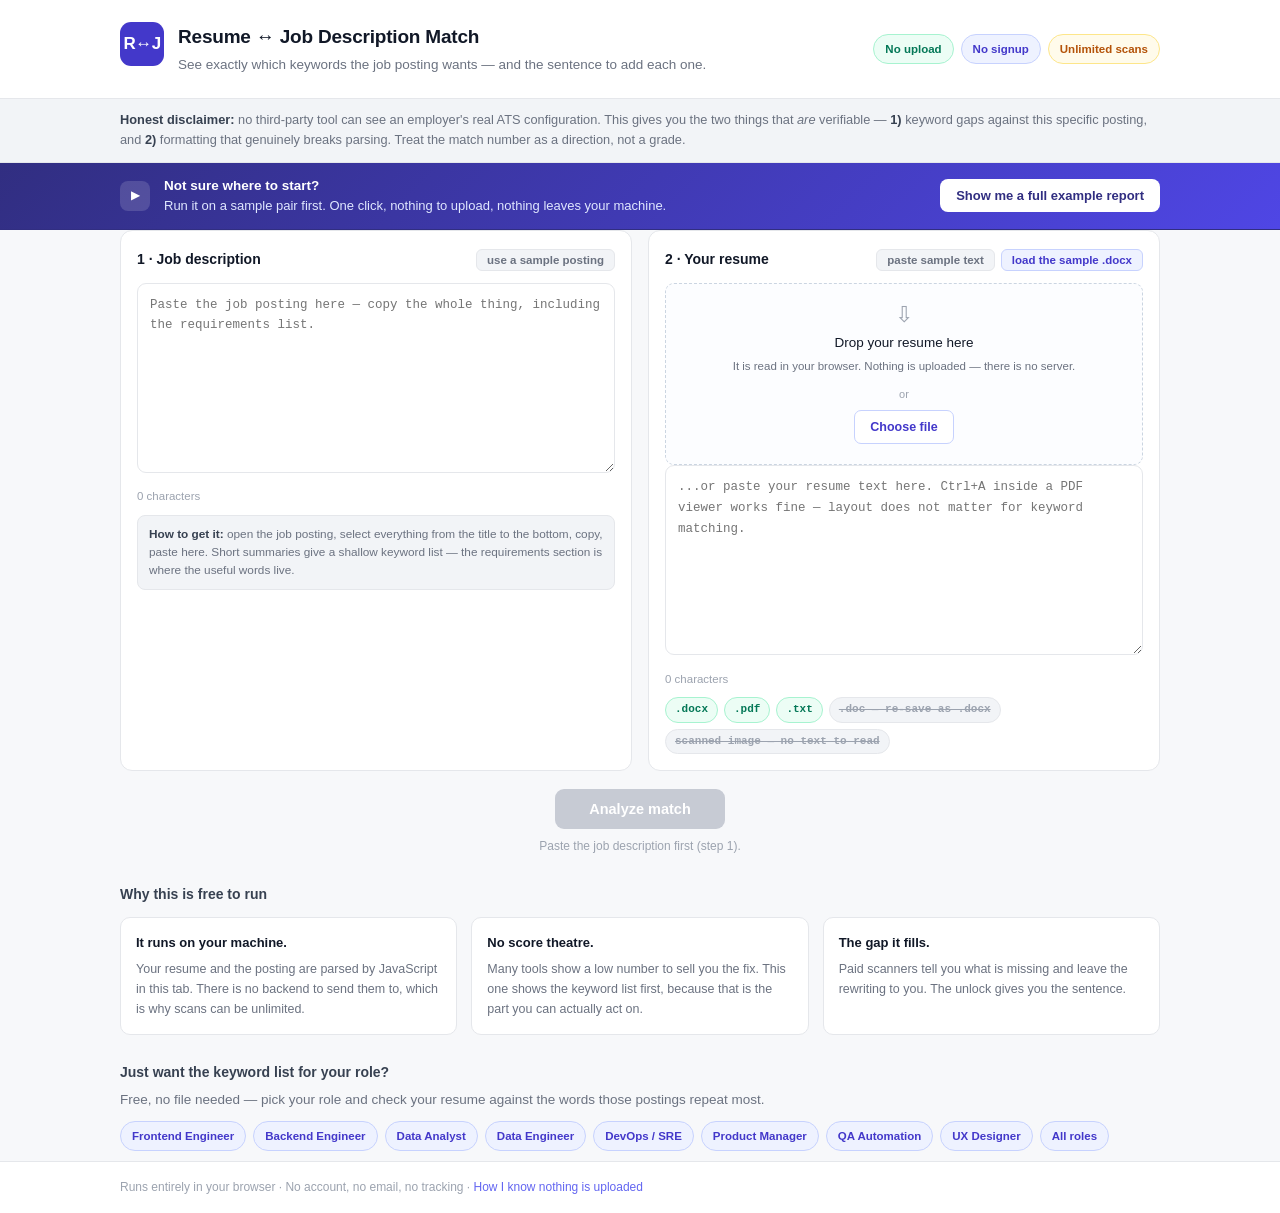
<file: index.html>
<!DOCTYPE html>
<html lang="en">
<head>
<meta charset="UTF-8">
<meta name="viewport" content="width=device-width,initial-scale=1">
<title>Resume ↔ JD Match — see the keywords the job posting repeats</title>

<!-- URLs below point at https://tiamo-lucky.github.io/resume-match/ (set by setup.py) -->
<meta name="description" content="Paste a job description and your resume. Get every keyword it repeats, a ready-to-paste sentence for each gap, and the structural fixes that stop a resume parsing as blank. Runs entirely in your browser — no upload, no signup, unlimited scans.">
<link rel="canonical" href="https://tiamo-lucky.github.io/resume-match/">

<meta property="og:type" content="website">
<meta property="og:site_name" content="Resume &harr; JD Match">
<meta property="og:url" content="https://tiamo-lucky.github.io/resume-match/">
<meta property="og:title" content="Resume &harr; JD Match — see the keywords the job posting repeats">
<meta property="og:description" content="Paste a job description and your resume. Get every keyword it repeats, a ready-to-paste sentence for each gap, and the structural fixes that stop a resume parsing as blank. No upload, no signup, unlimited.">
<meta property="og:image" content="https://tiamo-lucky.github.io/resume-match/og-image.png">
<meta property="og:image:width" content="1200">
<meta property="og:image:height" content="630">
<meta property="og:image:alt" content="Resume and job description side by side, with matched keywords highlighted">

<meta name="twitter:card" content="summary_large_image">
<meta name="twitter:title" content="See the keywords the job posting repeats">
<meta name="twitter:description" content="Paste a JD and your resume. Get every repeated keyword, a sentence for each gap, and the fixes that stop your resume parsing as blank. No upload, no signup.">
<meta name="twitter:image" content="https://tiamo-lucky.github.io/resume-match/og-image.png">

<link rel="icon" href="data:image/svg+xml,%3Csvg xmlns='http://www.w3.org/2000/svg' viewBox='0 0 64 64'%3E%3Crect width='64' height='64' rx='14' fill='%234338ca'/%3E%3Ctext x='32' y='41' font-family='-apple-system,Segoe UI,sans-serif' font-size='22' font-weight='700' fill='white' text-anchor='middle'%3ER%3C/text%3E%3Ctext x='32' y='41' font-family='-apple-system,Segoe UI,sans-serif' font-size='15' font-weight='700' fill='%23a5b4fc' text-anchor='middle' dx='14'%3E%26%238599%3B%3C/text%3E%3Ctext x='32' y='41' font-family='-apple-system,Segoe UI,sans-serif' font-size='22' font-weight='700' fill='white' text-anchor='middle' dx='30'%3EJ%3C/text%3E%3C/svg%3E">
<link rel="stylesheet" href="style.css">
</head>
<body>

<header class="site">
  <div class="wrap">
    <div class="brand">
      <span class="logo">R↔J</span>
      <div>
        <h1>Resume &harr; Job Description Match</h1>
        <p class="sub">See exactly which keywords the job posting wants &mdash; and the sentence to add each one.</p>
      </div>
    </div>
    <div class="trust">
      <span class="badge b1">No upload</span>
      <span class="badge b2">No signup</span>
      <span class="badge b3">Unlimited scans</span>
    </div>
  </div>
</header>

<div class="notice">
  <div class="wrap">
    <b>Honest disclaimer:</b> no third-party tool can see an employer's real ATS configuration. This gives you the two things that <i>are</i> verifiable &mdash; <b>1)</b> keyword gaps against this specific posting, and <b>2)</b> formatting that genuinely breaks parsing. Treat the match number as a direction, not a grade.
  </div>
</div>

<!-- Most people land here with nothing to upload. One click shows them the
     finished report, which is what decides whether they hand over their own file. -->
<div class="demobar">
  <div class="wrap">
    <div class="demoicon">&#9654;</div>
    <div class="demotext">
      <b>Not sure where to start?</b>
      <span>Run it on a sample pair first. One click, nothing to upload, nothing leaves your machine.</span>
    </div>
    <button id="fullDemo" class="demobtn">Show me a full example report</button>
  </div>
</div>

<main class="wrap">

  <section class="io">
    <div class="pane">
      <div class="phead">
        <h2>1 &middot; Job description</h2>
        <div class="pbtns">
          <button class="mini" id="sampleJd">use a sample posting</button>
        </div>
      </div>
      <textarea id="jd" placeholder="Paste the job posting here — copy the whole thing, including the requirements list."></textarea>
      <div class="meta">
        <span id="jdCount">0</span> characters
        <span class="meta-good" id="jdHint" hidden>That is plenty.</span>
      </div>
      <div class="tipbox">
        <b>How to get it:</b> open the job posting, select everything from the title to the bottom, copy, paste here.
        Short summaries give a shallow keyword list &mdash; the requirements section is where the useful words live.
      </div>
    </div>

    <div class="pane">
      <div class="phead">
        <h2>2 &middot; Your resume</h2>
        <div class="pbtns">
          <button class="mini" id="sampleResume">paste sample text</button>
          <button class="mini mini-alt" id="sampleDocx">load the sample .docx</button>
        </div>
      </div>
      <div id="drop" class="drop">
        <div class="dz-icon">&#8681;</div>
        <div class="dz-main">Drop your resume here</div>
        <div class="dz-sub">It is read in your browser. Nothing is uploaded &mdash; there is no server.</div>
        <div class="dz-or">or</div>
        <div class="btn-ghost">Choose file</div>
        <input type="file" id="file" accept=".docx,.pdf,.txt" hidden>
      </div>
      <div id="reading" class="reading" hidden><span class="spin"></span><span id="readingText">Reading file&hellip;</span></div>
      <div id="fileOk" class="fileok" hidden>
        <span id="fileName"></span>
        <button class="mini" id="clearFile">remove</button>
      </div>
      <div id="fileNote" class="filenote" hidden></div>

      <textarea id="resume" placeholder="...or paste your resume text here. Ctrl+A inside a PDF viewer works fine — layout does not matter for keyword matching."></textarea>
      <div class="meta"><span id="resCount">0</span> characters</div>

      <div class="fmts">
        <span class="fmt ok">.docx</span>
        <span class="fmt ok">.pdf</span>
        <span class="fmt ok">.txt</span>
        <span class="fmt no" title="Old binary Word format">.doc &mdash; re-save as .docx</span>
        <span class="fmt no" title="Image or photo of a page">scanned image &mdash; no text to read</span>
      </div>
    </div>
  </section>

  <div class="runbar">
    <button id="run" class="run" disabled>Analyze match</button>
    <div id="runHint" class="runhint">Add both the job description and your resume.</div>
  </div>

  <div id="error" class="error" hidden></div>
  <div id="warnbox" class="warnbox" hidden></div>

  <section id="results" class="results" hidden>

    <div class="scorecard">
      <div class="ring" id="ring">
        <svg viewBox="0 0 120 120" width="120" height="120">
          <circle cx="60" cy="60" r="52" class="rring-bg"></circle>
          <circle cx="60" cy="60" r="52" class="rring-fg" id="arc"></circle>
        </svg>
        <div class="rnum"><span id="pct">0</span><i>%</i></div>
      </div>
      <div class="stext">
        <h3>Keyword coverage</h3>
        <p id="verdict"></p>
        <div class="bars">
          <div class="bar"><span>Matched</span><div class="track"><div class="fill f-ok" id="bOk"></div></div><b id="nOk">0</b></div>
          <div class="bar"><span>Partial</span><div class="track"><div class="fill f-mid" id="bMid"></div></div><b id="nMid">0</b></div>
          <div class="bar"><span>Missing</span><div class="track"><div class="fill f-bad" id="bBad"></div></div><b id="nBad">0</b></div>
        </div>
      </div>
    </div>

    <div class="block">
      <div class="bhead">
        <h3>Keyword gaps</h3>
        <p>Ordered by how much this posting cares. &ldquo;Partial&rdquo; means you likely have the skill under a different spelling.</p>
      </div>
      <div id="kwList" class="kwlist"></div>
    </div>

    <div class="block">
      <div class="bhead">
        <h3>Parsing checks</h3>
        <p>Things that make an ATS extract your file wrong &mdash; or fail to extract it at all. These read the document structure, not just the words.</p>
      </div>
      <div id="chkList" class="chklist"></div>
    </div>

    <div class="cta" id="cta">
      <div class="ctain">
        <h3 id="ctaTitle"></h3>
        <p id="ctaBody"></p>
        <ul class="ctalist">
          <li>All missing keywords with a ready-to-paste sentence for each</li>
          <li>Fix instructions for every parsing issue found</li>
          <li>Cover-letter angle: the 3 requirements they repeated most</li>
          <li>One price, once. No subscription, no account.</li>
        </ul>
        <div class="ctarow">
          <button class="pay" id="payBtn">Unlock full report &mdash; $7</button>
          <span class="price-alt">Jobscan charges $49.95/month for the diagnosis alone.</span>
        </div>
      </div>
    </div>
  </section>

  <section class="why">
    <h3>Why this is free to run</h3>
    <div class="whygrid">
      <div class="wcard">
        <b>It runs on your machine.</b>
        <p>Your resume and the posting are parsed by JavaScript in this tab. There is no backend to send them to, which is why scans can be unlimited.</p>
      </div>
      <div class="wcard">
        <b>No score theatre.</b>
        <p>Many tools show a low number to sell you the fix. This one shows the keyword list first, because that is the part you can actually act on.</p>
      </div>
      <div class="wcard">
        <b>The gap it fills.</b>
        <p>Paid scanners tell you what is missing and leave the rewriting to you. The unlock gives you the sentence.</p>
      </div>
    </div>
  </section>

  <section class="rolelinks">
    <h3>Just want the keyword list for your role?</h3>
    <p class="sub">Free, no file needed &mdash; pick your role and check your resume against the words those postings repeat most.</p>
    <div class="trust">
      <a class="badge b2" href="seo/out/frontend-engineer.html">Frontend Engineer</a>
      <a class="badge b2" href="seo/out/backend-engineer.html">Backend Engineer</a>
      <a class="badge b2" href="seo/out/data-analyst.html">Data Analyst</a>
      <a class="badge b2" href="seo/out/data-engineer.html">Data Engineer</a>
      <a class="badge b2" href="seo/out/devops-engineer.html">DevOps / SRE</a>
      <a class="badge b2" href="seo/out/product-manager.html">Product Manager</a>
      <a class="badge b2" href="seo/out/qa-automation-engineer.html">QA Automation</a>
      <a class="badge b2" href="seo/out/ux-designer.html">UX Designer</a>
      <a class="badge b2" href="seo/out/index.html">All roles</a>
    </div>
  </section>
</main>

<footer class="site">
  <div class="wrap">
    Runs entirely in your browser &middot; No account, no email, no tracking &middot;
    <a href="#" id="howLink">How I know nothing is uploaded</a>
  </div>
</footer>

<div class="modal" id="modal" hidden>
  <div class="mbox">
    <button class="x" id="closeModal">&times;</button>
    <div id="modalBody"></div>
  </div>
</div>

<script src="lib/jszip.min.js"></script>
<script src="lib/pdf.min.js"></script>
<script src="samples.js"></script>
<script src="license.js"></script>
<script src="app.js"></script>
</body>
</html>
</file>
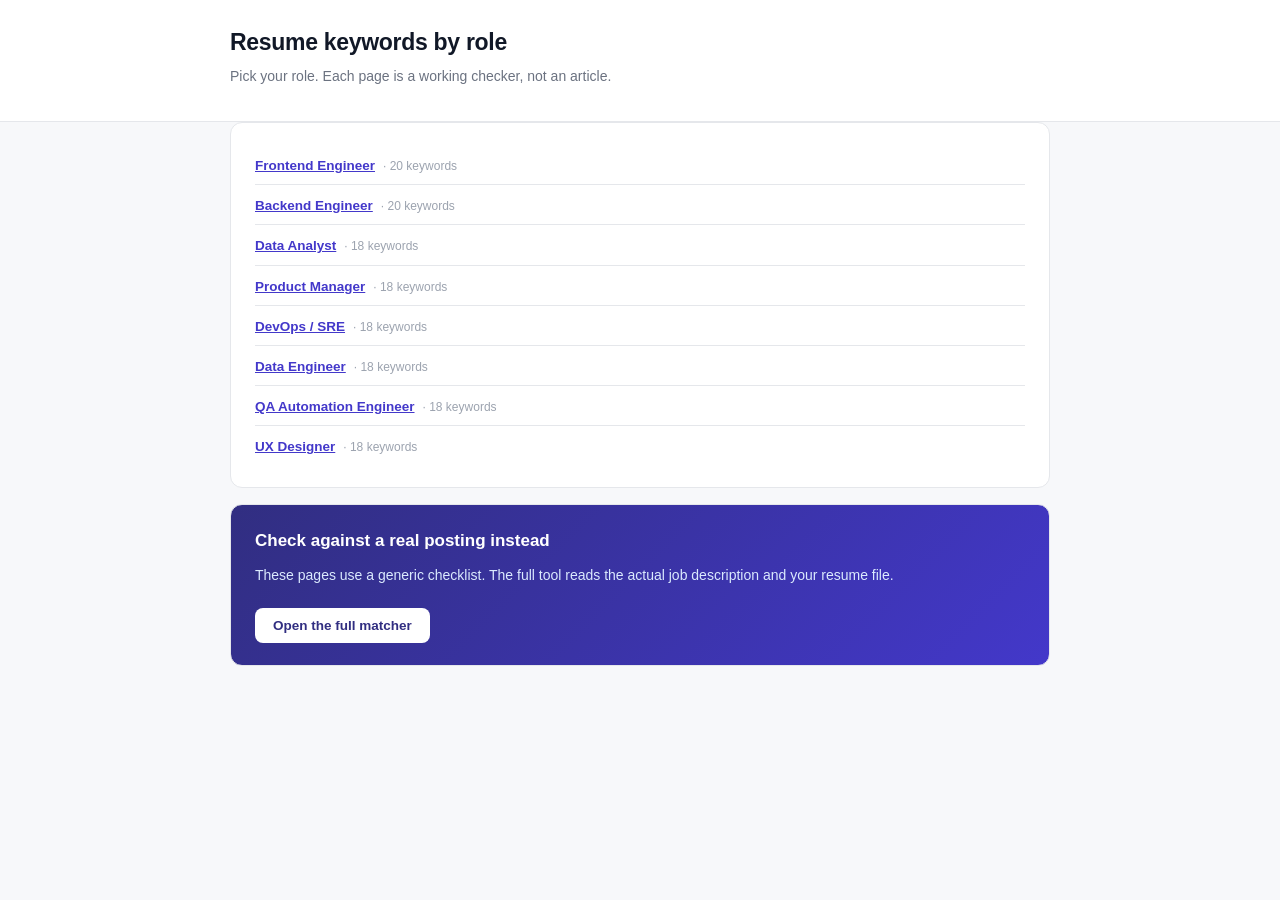
<file: seo/out/index.html>
<!DOCTYPE html>
<html lang="en"><head><meta charset="UTF-8"><meta name="viewport" content="width=device-width,initial-scale=1">
<title>Resume keywords by role</title>
<meta name="description" content="Pick your role and see the keywords hiring managers repeat, with a checker that runs in your browser. No upload, no signup.">
<link rel="canonical" href="https://tiamo-lucky.github.io/resume-match/seo/out/index.html">
<style>
*{box-sizing:border-box;margin:0;padding:0}
:root{--ink:#111827;--ink2:#374151;--ink3:#6b7280;--ink4:#9ca3af;--line:#e5e7eb;
--bg:#fff;--bg2:#f7f8fa;--bg3:#f2f4f7;--brand:#4338ca;--brandsoft:#eef2ff;
--ok:#047857;--okbg:#ecfdf5;--okline:#a7f3d0;--mid:#b45309;--midbg:#fffbeb;--midline:#fde68a;
--bad:#b91c1c;--badbg:#fef2f2;--badline:#fecaca}
body{font-family:-apple-system,BlinkMacSystemFont,"Segoe UI","PingFang SC","Microsoft YaHei",sans-serif;
color:var(--ink);background:var(--bg2);line-height:1.7;-webkit-font-smoothing:antialiased}
.wrap{max-width:860px;margin:0 auto;padding:0 20px}
header{background:#fff;border-bottom:1px solid var(--line);padding:26px 0 22px}
h1{font-size:23px;letter-spacing:-.3px;line-height:1.4}
.sub{color:var(--ink3);font-size:14px;margin-top:7px}
main{padding:24px 20px 50px}
section{background:#fff;border:1px solid var(--line);border-radius:12px;padding:22px 24px;margin-bottom:16px}
h2{font-size:17px;margin-bottom:8px}
p{font-size:14px;margin-bottom:10px}
.tool{border:1px solid var(--line);border-radius:10px;padding:16px;background:#fcfdff}
textarea{width:100%;height:150px;border:1px solid var(--line);border-radius:8px;padding:10px 12px;
font-family:ui-monospace,Menlo,Consolas,monospace;font-size:12.5px;line-height:1.65;resize:vertical}
textarea:focus{outline:none;border-color:#818cf8;box-shadow:0 0 0 3px rgba(99,102,241,.12)}
.btn{background:var(--brand);color:#fff;border:none;border-radius:8px;padding:10px 18px;
font-size:13.5px;font-weight:650;cursor:pointer;margin-top:10px}
.btn:hover{background:#3730a3}
.res{margin-top:14px}
.pill{display:inline-block;font-size:11px;font-weight:700;padding:2px 9px;border-radius:99px;margin-right:8px}
.p-ok{background:var(--okbg);color:var(--ok);border:1px solid var(--okline)}
.p-mid{background:var(--midbg);color:var(--mid);border:1px solid var(--midline)}
.p-bad{background:var(--badbg);color:var(--bad);border:1px solid var(--badline)}
.kwrow{display:flex;align-items:baseline;gap:8px;padding:6px 0;border-bottom:1px solid var(--line)}
.kwrow:last-child{border-bottom:none}
.kwt{font-weight:650;font-size:13.5px}
.kwa{font-size:12px;color:var(--ink4)}
.stat{display:flex;gap:10px;margin-top:12px;flex-wrap:wrap}
.stat div{background:var(--bg3);border:1px solid var(--line);border-radius:8px;padding:8px 14px;font-size:12.5px}
.stat b{font-size:16px;color:var(--brand)}
.cta{background:linear-gradient(135deg,#312e81,#4338ca);color:#fff;border-radius:12px;padding:22px 24px}
.cta h2{color:#fff}
.cta p{color:#dbeafe}
.cta .btn{background:#fff;color:#312e81}
.cta .btn:hover{background:#eef2ff}
.note{background:var(--bg3);border:1px solid var(--line);border-radius:9px;padding:12px 14px;
font-size:12.5px;color:var(--ink3);margin-top:14px}
footer{background:#fff;border-top:1px solid var(--line);padding:20px 0;color:var(--ink4);font-size:12.5px}
a{color:var(--brand)}
</style></head>
<body><header><div class="wrap"><h1>Resume keywords by role</h1>
<p class="sub">Pick your role. Each page is a working checker, not an article.</p></div></header>
<main class="wrap"><section><div class="kwrow"><a href="frontend-engineer.html"><span class="kwt">Frontend Engineer</span></a><span class="kwa">&middot; 20 keywords</span></div><div class="kwrow"><a href="backend-engineer.html"><span class="kwt">Backend Engineer</span></a><span class="kwa">&middot; 20 keywords</span></div><div class="kwrow"><a href="data-analyst.html"><span class="kwt">Data Analyst</span></a><span class="kwa">&middot; 18 keywords</span></div><div class="kwrow"><a href="product-manager.html"><span class="kwt">Product Manager</span></a><span class="kwa">&middot; 18 keywords</span></div><div class="kwrow"><a href="devops-engineer.html"><span class="kwt">DevOps / SRE</span></a><span class="kwa">&middot; 18 keywords</span></div><div class="kwrow"><a href="data-engineer.html"><span class="kwt">Data Engineer</span></a><span class="kwa">&middot; 18 keywords</span></div><div class="kwrow"><a href="qa-automation-engineer.html"><span class="kwt">QA Automation Engineer</span></a><span class="kwa">&middot; 18 keywords</span></div><div class="kwrow"><a href="ux-designer.html"><span class="kwt">UX Designer</span></a><span class="kwa">&middot; 18 keywords</span></div></section>
<section class="cta"><h2>Check against a real posting instead</h2>
<p>These pages use a generic checklist. The full tool reads the actual job description and your resume file.</p>
<a href="https://tiamo-lucky.github.io/resume-match/"><button class="btn">Open the full matcher</button></a>
</section></main></body></html>
</file>
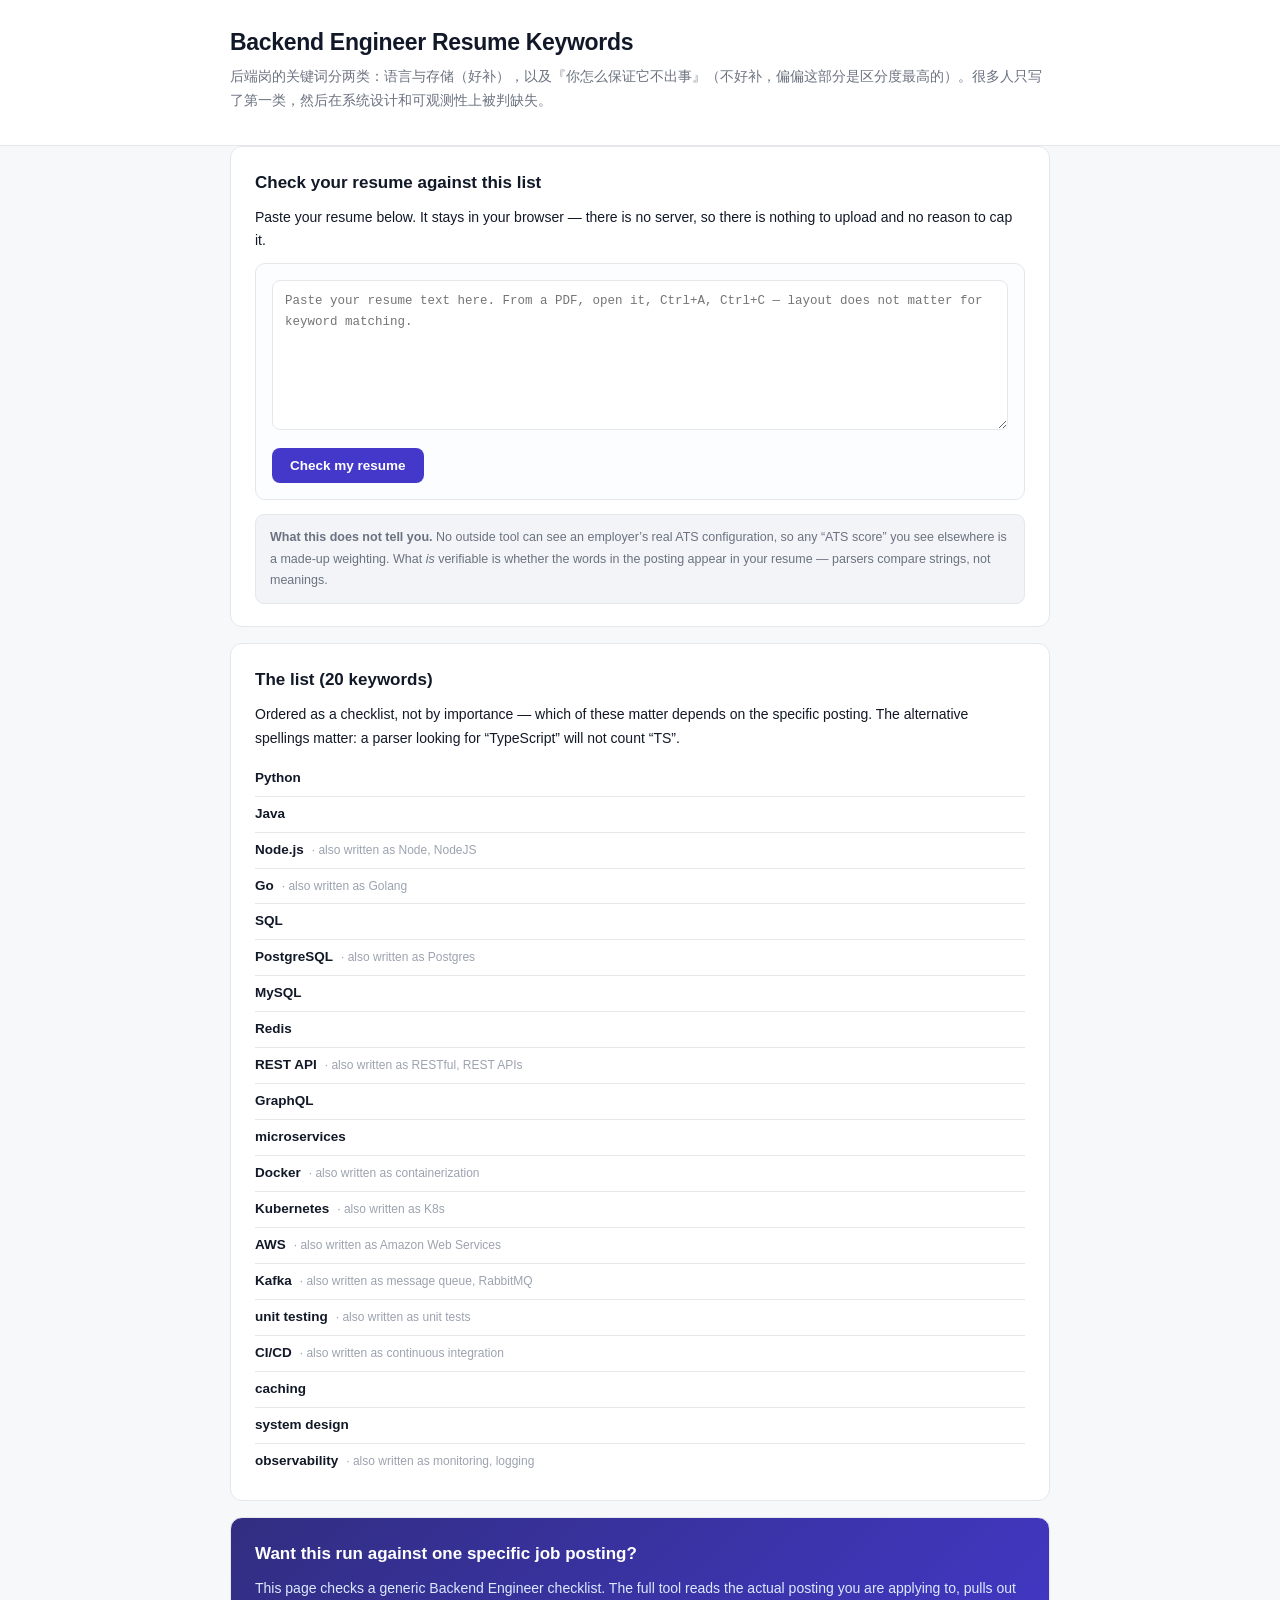
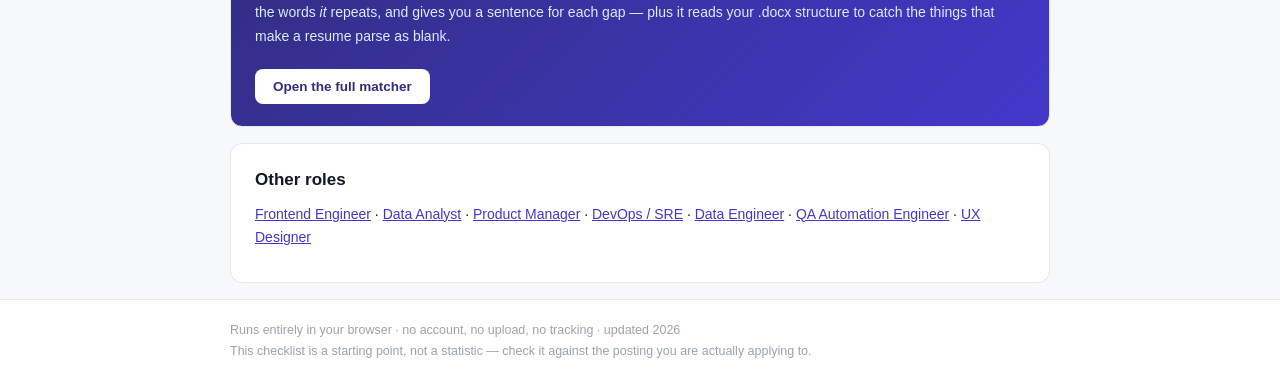
<file: seo/out/backend-engineer.html>
<!DOCTYPE html>
<html lang="en">
<head>
<meta charset="UTF-8">
<meta name="viewport" content="width=device-width,initial-scale=1">
<title>Backend Engineer Resume Keywords &mdash; free checklist, runs in your browser</title>
<meta name="description" content="The Backend Engineer keywords that show up most often in job postings, with the alternative spellings parsers accept. Paste your resume and see what is missing. Runs locally, nothing uploaded.">
<link rel="canonical" href="https://tiamo-lucky.github.io/resume-match/seo/out/backend-engineer.html">
<style>
*{box-sizing:border-box;margin:0;padding:0}
:root{--ink:#111827;--ink2:#374151;--ink3:#6b7280;--ink4:#9ca3af;--line:#e5e7eb;
--bg:#fff;--bg2:#f7f8fa;--bg3:#f2f4f7;--brand:#4338ca;--brandsoft:#eef2ff;
--ok:#047857;--okbg:#ecfdf5;--okline:#a7f3d0;--mid:#b45309;--midbg:#fffbeb;--midline:#fde68a;
--bad:#b91c1c;--badbg:#fef2f2;--badline:#fecaca}
body{font-family:-apple-system,BlinkMacSystemFont,"Segoe UI","PingFang SC","Microsoft YaHei",sans-serif;
color:var(--ink);background:var(--bg2);line-height:1.7;-webkit-font-smoothing:antialiased}
.wrap{max-width:860px;margin:0 auto;padding:0 20px}
header{background:#fff;border-bottom:1px solid var(--line);padding:26px 0 22px}
h1{font-size:23px;letter-spacing:-.3px;line-height:1.4}
.sub{color:var(--ink3);font-size:14px;margin-top:7px}
main{padding:24px 20px 50px}
section{background:#fff;border:1px solid var(--line);border-radius:12px;padding:22px 24px;margin-bottom:16px}
h2{font-size:17px;margin-bottom:8px}
p{font-size:14px;margin-bottom:10px}
.tool{border:1px solid var(--line);border-radius:10px;padding:16px;background:#fcfdff}
textarea{width:100%;height:150px;border:1px solid var(--line);border-radius:8px;padding:10px 12px;
font-family:ui-monospace,Menlo,Consolas,monospace;font-size:12.5px;line-height:1.65;resize:vertical}
textarea:focus{outline:none;border-color:#818cf8;box-shadow:0 0 0 3px rgba(99,102,241,.12)}
.btn{background:var(--brand);color:#fff;border:none;border-radius:8px;padding:10px 18px;
font-size:13.5px;font-weight:650;cursor:pointer;margin-top:10px}
.btn:hover{background:#3730a3}
.res{margin-top:14px}
.pill{display:inline-block;font-size:11px;font-weight:700;padding:2px 9px;border-radius:99px;margin-right:8px}
.p-ok{background:var(--okbg);color:var(--ok);border:1px solid var(--okline)}
.p-mid{background:var(--midbg);color:var(--mid);border:1px solid var(--midline)}
.p-bad{background:var(--badbg);color:var(--bad);border:1px solid var(--badline)}
.kwrow{display:flex;align-items:baseline;gap:8px;padding:6px 0;border-bottom:1px solid var(--line)}
.kwrow:last-child{border-bottom:none}
.kwt{font-weight:650;font-size:13.5px}
.kwa{font-size:12px;color:var(--ink4)}
.stat{display:flex;gap:10px;margin-top:12px;flex-wrap:wrap}
.stat div{background:var(--bg3);border:1px solid var(--line);border-radius:8px;padding:8px 14px;font-size:12.5px}
.stat b{font-size:16px;color:var(--brand)}
.cta{background:linear-gradient(135deg,#312e81,#4338ca);color:#fff;border-radius:12px;padding:22px 24px}
.cta h2{color:#fff}
.cta p{color:#dbeafe}
.cta .btn{background:#fff;color:#312e81}
.cta .btn:hover{background:#eef2ff}
.note{background:var(--bg3);border:1px solid var(--line);border-radius:9px;padding:12px 14px;
font-size:12.5px;color:var(--ink3);margin-top:14px}
footer{background:#fff;border-top:1px solid var(--line);padding:20px 0;color:var(--ink4);font-size:12.5px}
a{color:var(--brand)}
</style>
</head>
<body>

<header>
  <div class="wrap">
    <h1>Backend Engineer Resume Keywords</h1>
    <p class="sub">后端岗的关键词分两类：语言与存储（好补），以及『你怎么保证它不出事』（不好补，偏偏这部分是区分度最高的）。很多人只写了第一类，然后在系统设计和可观测性上被判缺失。</p>
  </div>
</header>

<main class="wrap">

  <section>
    <h2>Check your resume against this list</h2>
    <p>Paste your resume below. It stays in your browser &mdash; there is no server, so there is nothing to upload and no reason to cap it.</p>
    <div class="tool">
      <textarea id="cv" placeholder="Paste your resume text here. From a PDF, open it, Ctrl+A, Ctrl+C &mdash; layout does not matter for keyword matching."></textarea>
      <button class="btn" id="go">Check my resume</button>
      <div id="res"></div>
    </div>
    <div class="note">
      <b>What this does not tell you.</b> No outside tool can see an employer&rsquo;s real ATS configuration, so any
      &ldquo;ATS score&rdquo; you see elsewhere is a made-up weighting. What <i>is</i> verifiable is whether the words in the
      posting appear in your resume &mdash; parsers compare strings, not meanings.
    </div>
  </section>

  <section>
    <h2>The list (20 keywords)</h2>
    <p>Ordered as a checklist, not by importance &mdash; which of these matter depends on the specific posting. The alternative
    spellings matter: a parser looking for &ldquo;TypeScript&rdquo; will not count &ldquo;TS&rdquo;.</p>
    <div>
      <div class="kwrow"><span class="kwt">Python</span></div><div class="kwrow"><span class="kwt">Java</span></div><div class="kwrow"><span class="kwt">Node.js</span> <span class="kwa">&middot; also written as Node, NodeJS</span></div><div class="kwrow"><span class="kwt">Go</span> <span class="kwa">&middot; also written as Golang</span></div><div class="kwrow"><span class="kwt">SQL</span></div><div class="kwrow"><span class="kwt">PostgreSQL</span> <span class="kwa">&middot; also written as Postgres</span></div><div class="kwrow"><span class="kwt">MySQL</span></div><div class="kwrow"><span class="kwt">Redis</span></div><div class="kwrow"><span class="kwt">REST API</span> <span class="kwa">&middot; also written as RESTful, REST APIs</span></div><div class="kwrow"><span class="kwt">GraphQL</span></div><div class="kwrow"><span class="kwt">microservices</span></div><div class="kwrow"><span class="kwt">Docker</span> <span class="kwa">&middot; also written as containerization</span></div><div class="kwrow"><span class="kwt">Kubernetes</span> <span class="kwa">&middot; also written as K8s</span></div><div class="kwrow"><span class="kwt">AWS</span> <span class="kwa">&middot; also written as Amazon Web Services</span></div><div class="kwrow"><span class="kwt">Kafka</span> <span class="kwa">&middot; also written as message queue, RabbitMQ</span></div><div class="kwrow"><span class="kwt">unit testing</span> <span class="kwa">&middot; also written as unit tests</span></div><div class="kwrow"><span class="kwt">CI/CD</span> <span class="kwa">&middot; also written as continuous integration</span></div><div class="kwrow"><span class="kwt">caching</span></div><div class="kwrow"><span class="kwt">system design</span></div><div class="kwrow"><span class="kwt">observability</span> <span class="kwa">&middot; also written as monitoring, logging</span></div>
    </div>
  </section>

  <section class="cta">
    <h2>Want this run against one specific job posting?</h2>
    <p>This page checks a generic Backend Engineer checklist. The full tool reads the actual posting you are
    applying to, pulls out the words <i>it</i> repeats, and gives you a sentence for each gap &mdash; plus it reads your
    .docx structure to catch the things that make a resume parse as blank.</p>
    <a href="https://tiamo-lucky.github.io/resume-match/"><button class="btn">Open the full matcher</button></a>
  </section>

  <section>
    <h2>Other roles</h2>
    <p><a href="frontend-engineer.html">Frontend Engineer</a> &middot; <a href="data-analyst.html">Data Analyst</a> &middot; <a href="product-manager.html">Product Manager</a> &middot; <a href="devops-engineer.html">DevOps / SRE</a> &middot; <a href="data-engineer.html">Data Engineer</a> &middot; <a href="qa-automation-engineer.html">QA Automation Engineer</a> &middot; <a href="ux-designer.html">UX Designer</a></p>
  </section>

</main>

<footer>
  <div class="wrap">
    Runs entirely in your browser &middot; no account, no upload, no tracking &middot; updated 2026<br>
    This checklist is a starting point, not a statistic &mdash; check it against the posting you are actually applying to.
  </div>
</footer>

<script>
var KW = [{"k": "Python", "a": []}, {"k": "Java", "a": []}, {"k": "Node.js", "a": ["Node", "NodeJS"]}, {"k": "Go", "a": ["Golang"]}, {"k": "SQL", "a": []}, {"k": "PostgreSQL", "a": ["Postgres"]}, {"k": "MySQL", "a": []}, {"k": "Redis", "a": []}, {"k": "REST API", "a": ["RESTful", "REST APIs"]}, {"k": "GraphQL", "a": []}, {"k": "microservices", "a": []}, {"k": "Docker", "a": ["containerization"]}, {"k": "Kubernetes", "a": ["K8s"]}, {"k": "AWS", "a": ["Amazon Web Services"]}, {"k": "Kafka", "a": ["message queue", "RabbitMQ"]}, {"k": "unit testing", "a": ["unit tests"]}, {"k": "CI/CD", "a": ["continuous integration"]}, {"k": "caching", "a": []}, {"k": "system design", "a": []}, {"k": "observability", "a": ["monitoring", "logging"]}];

function esc(s){return String(s).replace(/[.*+?^${}()|[\]\\]/g,"\\$&");}

/* Word-boundary phrase test. Substring matching is the trap: "ts" lives inside
   "tests", "ai" inside "maintain". Those false hits are worse than a miss,
   because they tell someone their resume is fine when it is not. */
function has(hay, needle){
  if(!needle) return false;
  try{
    var body = esc(needle).replace(/\s+/g, "[^a-z0-9]{0,3}");
    return new RegExp("(^|[^a-z0-9])" + body + "(?:e?s)?(?![a-z0-9])", "i").test(hay);
  }catch(e){
    return hay.toLowerCase().indexOf(needle.toLowerCase()) > -1;
  }
}

function run(){
  var text = document.getElementById("cv").value;
  var box = document.getElementById("res");
  if(text.trim().length < 60){
    box.innerHTML = '<div class="note">Paste a bit more \u2014 at least a few lines of your resume.</div>';
    return;
  }
  var ok = [], mid = [], bad = [];
  KW.forEach(function(item){
    if(has(text, item.k)){ ok.push(item); return; }
    var viaAlias = null;
    for(var i = 0; i < (item.a || []).length; i++){
      if(has(text, item.a[i])){ viaAlias = item.a[i]; break; }
    }
    if(viaAlias) mid.push({ k: item.k, via: viaAlias });
    else bad.push(item);
  });

  var rows = "";
  function row(item, cls, pill, extra){
    var alias = (item.a && item.a.length) ? ' <span class="kwa">\u00b7 also written as ' + item.a.join(", ") + '</span>' : "";
    return '<div class="kwrow"><span class="pill ' + cls + '">' + pill + '</span>' +
           '<span class="kwt">' + item.k + '</span>' + alias + (extra || "") + '</div>';
  }
  bad.forEach(function(i){ rows += row(i, "p-bad", "missing"); });
  mid.forEach(function(i){
    rows += '<div class="kwrow"><span class="pill p-mid">partial</span><span class="kwt">' + i.k +
            '</span><span class="kwa">\u00b7 you wrote \u201c' + i.via +
            '\u201d \u2014 switch to the posting\u2019s wording, parsers compare strings not meanings</span></div>';
  });
  ok.forEach(function(i){ rows += row(i, "p-ok", "matched"); });

  var pct = KW.length ? Math.round(ok.length / KW.length * 100) : 0;
  box.innerHTML =
    '<div class="stat"><div><b>' + ok.length + '</b> matched</div>' +
    '<div><b>' + mid.length + '</b> under a different wording</div>' +
    '<div><b>' + bad.length + '</b> missing</div>' +
    '<div><b>' + pct + '%</b> of this checklist</div></div>' +
    '<div class="res">' + rows + '</div>';
}

document.getElementById("go").addEventListener("click", run);
</script>
</body>
</html>
</file>
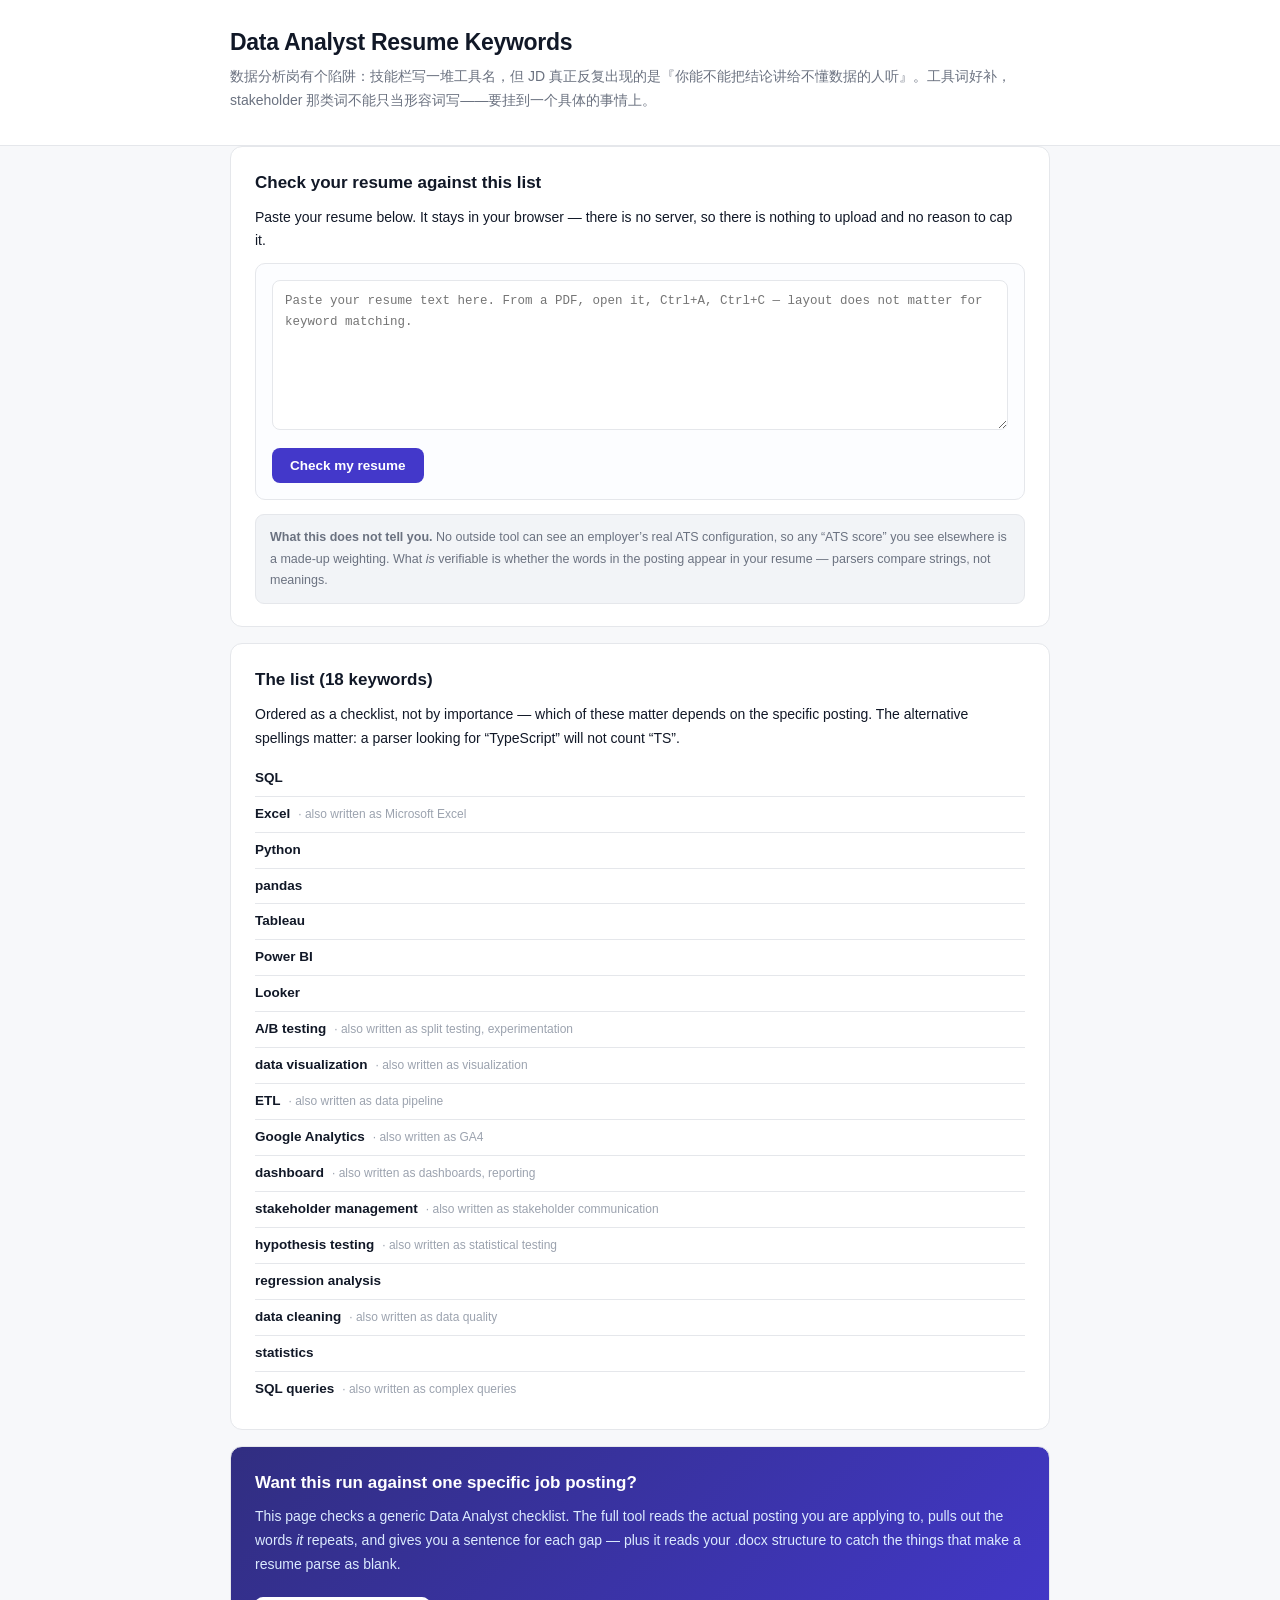
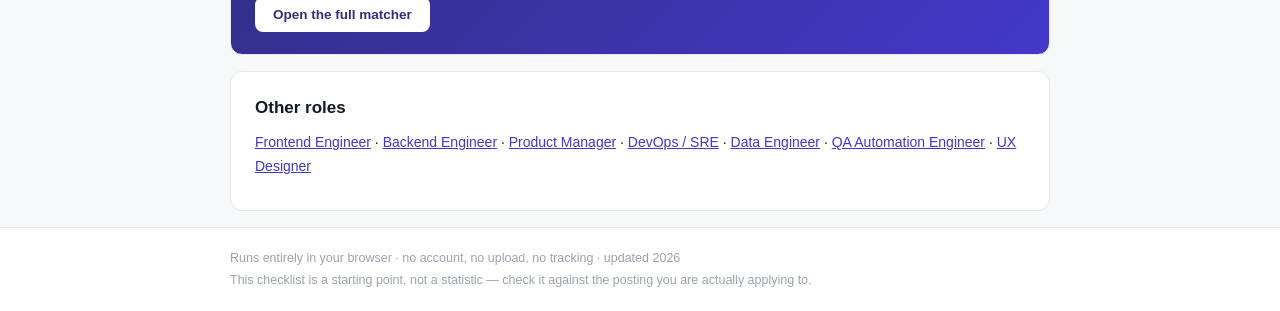
<file: seo/out/data-analyst.html>
<!DOCTYPE html>
<html lang="en">
<head>
<meta charset="UTF-8">
<meta name="viewport" content="width=device-width,initial-scale=1">
<title>Data Analyst Resume Keywords &mdash; free checklist, runs in your browser</title>
<meta name="description" content="The Data Analyst keywords that show up most often in job postings, with the alternative spellings parsers accept. Paste your resume and see what is missing. Runs locally, nothing uploaded.">
<link rel="canonical" href="https://tiamo-lucky.github.io/resume-match/seo/out/data-analyst.html">
<style>
*{box-sizing:border-box;margin:0;padding:0}
:root{--ink:#111827;--ink2:#374151;--ink3:#6b7280;--ink4:#9ca3af;--line:#e5e7eb;
--bg:#fff;--bg2:#f7f8fa;--bg3:#f2f4f7;--brand:#4338ca;--brandsoft:#eef2ff;
--ok:#047857;--okbg:#ecfdf5;--okline:#a7f3d0;--mid:#b45309;--midbg:#fffbeb;--midline:#fde68a;
--bad:#b91c1c;--badbg:#fef2f2;--badline:#fecaca}
body{font-family:-apple-system,BlinkMacSystemFont,"Segoe UI","PingFang SC","Microsoft YaHei",sans-serif;
color:var(--ink);background:var(--bg2);line-height:1.7;-webkit-font-smoothing:antialiased}
.wrap{max-width:860px;margin:0 auto;padding:0 20px}
header{background:#fff;border-bottom:1px solid var(--line);padding:26px 0 22px}
h1{font-size:23px;letter-spacing:-.3px;line-height:1.4}
.sub{color:var(--ink3);font-size:14px;margin-top:7px}
main{padding:24px 20px 50px}
section{background:#fff;border:1px solid var(--line);border-radius:12px;padding:22px 24px;margin-bottom:16px}
h2{font-size:17px;margin-bottom:8px}
p{font-size:14px;margin-bottom:10px}
.tool{border:1px solid var(--line);border-radius:10px;padding:16px;background:#fcfdff}
textarea{width:100%;height:150px;border:1px solid var(--line);border-radius:8px;padding:10px 12px;
font-family:ui-monospace,Menlo,Consolas,monospace;font-size:12.5px;line-height:1.65;resize:vertical}
textarea:focus{outline:none;border-color:#818cf8;box-shadow:0 0 0 3px rgba(99,102,241,.12)}
.btn{background:var(--brand);color:#fff;border:none;border-radius:8px;padding:10px 18px;
font-size:13.5px;font-weight:650;cursor:pointer;margin-top:10px}
.btn:hover{background:#3730a3}
.res{margin-top:14px}
.pill{display:inline-block;font-size:11px;font-weight:700;padding:2px 9px;border-radius:99px;margin-right:8px}
.p-ok{background:var(--okbg);color:var(--ok);border:1px solid var(--okline)}
.p-mid{background:var(--midbg);color:var(--mid);border:1px solid var(--midline)}
.p-bad{background:var(--badbg);color:var(--bad);border:1px solid var(--badline)}
.kwrow{display:flex;align-items:baseline;gap:8px;padding:6px 0;border-bottom:1px solid var(--line)}
.kwrow:last-child{border-bottom:none}
.kwt{font-weight:650;font-size:13.5px}
.kwa{font-size:12px;color:var(--ink4)}
.stat{display:flex;gap:10px;margin-top:12px;flex-wrap:wrap}
.stat div{background:var(--bg3);border:1px solid var(--line);border-radius:8px;padding:8px 14px;font-size:12.5px}
.stat b{font-size:16px;color:var(--brand)}
.cta{background:linear-gradient(135deg,#312e81,#4338ca);color:#fff;border-radius:12px;padding:22px 24px}
.cta h2{color:#fff}
.cta p{color:#dbeafe}
.cta .btn{background:#fff;color:#312e81}
.cta .btn:hover{background:#eef2ff}
.note{background:var(--bg3);border:1px solid var(--line);border-radius:9px;padding:12px 14px;
font-size:12.5px;color:var(--ink3);margin-top:14px}
footer{background:#fff;border-top:1px solid var(--line);padding:20px 0;color:var(--ink4);font-size:12.5px}
a{color:var(--brand)}
</style>
</head>
<body>

<header>
  <div class="wrap">
    <h1>Data Analyst Resume Keywords</h1>
    <p class="sub">数据分析岗有个陷阱：技能栏写一堆工具名，但 JD 真正反复出现的是『你能不能把结论讲给不懂数据的人听』。工具词好补， stakeholder 那类词不能只当形容词写——要挂到一个具体的事情上。</p>
  </div>
</header>

<main class="wrap">

  <section>
    <h2>Check your resume against this list</h2>
    <p>Paste your resume below. It stays in your browser &mdash; there is no server, so there is nothing to upload and no reason to cap it.</p>
    <div class="tool">
      <textarea id="cv" placeholder="Paste your resume text here. From a PDF, open it, Ctrl+A, Ctrl+C &mdash; layout does not matter for keyword matching."></textarea>
      <button class="btn" id="go">Check my resume</button>
      <div id="res"></div>
    </div>
    <div class="note">
      <b>What this does not tell you.</b> No outside tool can see an employer&rsquo;s real ATS configuration, so any
      &ldquo;ATS score&rdquo; you see elsewhere is a made-up weighting. What <i>is</i> verifiable is whether the words in the
      posting appear in your resume &mdash; parsers compare strings, not meanings.
    </div>
  </section>

  <section>
    <h2>The list (18 keywords)</h2>
    <p>Ordered as a checklist, not by importance &mdash; which of these matter depends on the specific posting. The alternative
    spellings matter: a parser looking for &ldquo;TypeScript&rdquo; will not count &ldquo;TS&rdquo;.</p>
    <div>
      <div class="kwrow"><span class="kwt">SQL</span></div><div class="kwrow"><span class="kwt">Excel</span> <span class="kwa">&middot; also written as Microsoft Excel</span></div><div class="kwrow"><span class="kwt">Python</span></div><div class="kwrow"><span class="kwt">pandas</span></div><div class="kwrow"><span class="kwt">Tableau</span></div><div class="kwrow"><span class="kwt">Power BI</span></div><div class="kwrow"><span class="kwt">Looker</span></div><div class="kwrow"><span class="kwt">A/B testing</span> <span class="kwa">&middot; also written as split testing, experimentation</span></div><div class="kwrow"><span class="kwt">data visualization</span> <span class="kwa">&middot; also written as visualization</span></div><div class="kwrow"><span class="kwt">ETL</span> <span class="kwa">&middot; also written as data pipeline</span></div><div class="kwrow"><span class="kwt">Google Analytics</span> <span class="kwa">&middot; also written as GA4</span></div><div class="kwrow"><span class="kwt">dashboard</span> <span class="kwa">&middot; also written as dashboards, reporting</span></div><div class="kwrow"><span class="kwt">stakeholder management</span> <span class="kwa">&middot; also written as stakeholder communication</span></div><div class="kwrow"><span class="kwt">hypothesis testing</span> <span class="kwa">&middot; also written as statistical testing</span></div><div class="kwrow"><span class="kwt">regression analysis</span></div><div class="kwrow"><span class="kwt">data cleaning</span> <span class="kwa">&middot; also written as data quality</span></div><div class="kwrow"><span class="kwt">statistics</span></div><div class="kwrow"><span class="kwt">SQL queries</span> <span class="kwa">&middot; also written as complex queries</span></div>
    </div>
  </section>

  <section class="cta">
    <h2>Want this run against one specific job posting?</h2>
    <p>This page checks a generic Data Analyst checklist. The full tool reads the actual posting you are
    applying to, pulls out the words <i>it</i> repeats, and gives you a sentence for each gap &mdash; plus it reads your
    .docx structure to catch the things that make a resume parse as blank.</p>
    <a href="https://tiamo-lucky.github.io/resume-match/"><button class="btn">Open the full matcher</button></a>
  </section>

  <section>
    <h2>Other roles</h2>
    <p><a href="frontend-engineer.html">Frontend Engineer</a> &middot; <a href="backend-engineer.html">Backend Engineer</a> &middot; <a href="product-manager.html">Product Manager</a> &middot; <a href="devops-engineer.html">DevOps / SRE</a> &middot; <a href="data-engineer.html">Data Engineer</a> &middot; <a href="qa-automation-engineer.html">QA Automation Engineer</a> &middot; <a href="ux-designer.html">UX Designer</a></p>
  </section>

</main>

<footer>
  <div class="wrap">
    Runs entirely in your browser &middot; no account, no upload, no tracking &middot; updated 2026<br>
    This checklist is a starting point, not a statistic &mdash; check it against the posting you are actually applying to.
  </div>
</footer>

<script>
var KW = [{"k": "SQL", "a": []}, {"k": "Excel", "a": ["Microsoft Excel"]}, {"k": "Python", "a": []}, {"k": "pandas", "a": []}, {"k": "Tableau", "a": []}, {"k": "Power BI", "a": []}, {"k": "Looker", "a": []}, {"k": "A/B testing", "a": ["split testing", "experimentation"]}, {"k": "data visualization", "a": ["visualization"]}, {"k": "ETL", "a": ["data pipeline"]}, {"k": "Google Analytics", "a": ["GA4"]}, {"k": "dashboard", "a": ["dashboards", "reporting"]}, {"k": "stakeholder management", "a": ["stakeholder communication"]}, {"k": "hypothesis testing", "a": ["statistical testing"]}, {"k": "regression analysis", "a": []}, {"k": "data cleaning", "a": ["data quality"]}, {"k": "statistics", "a": []}, {"k": "SQL queries", "a": ["complex queries"]}];

function esc(s){return String(s).replace(/[.*+?^${}()|[\]\\]/g,"\\$&");}

/* Word-boundary phrase test. Substring matching is the trap: "ts" lives inside
   "tests", "ai" inside "maintain". Those false hits are worse than a miss,
   because they tell someone their resume is fine when it is not. */
function has(hay, needle){
  if(!needle) return false;
  try{
    var body = esc(needle).replace(/\s+/g, "[^a-z0-9]{0,3}");
    return new RegExp("(^|[^a-z0-9])" + body + "(?:e?s)?(?![a-z0-9])", "i").test(hay);
  }catch(e){
    return hay.toLowerCase().indexOf(needle.toLowerCase()) > -1;
  }
}

function run(){
  var text = document.getElementById("cv").value;
  var box = document.getElementById("res");
  if(text.trim().length < 60){
    box.innerHTML = '<div class="note">Paste a bit more \u2014 at least a few lines of your resume.</div>';
    return;
  }
  var ok = [], mid = [], bad = [];
  KW.forEach(function(item){
    if(has(text, item.k)){ ok.push(item); return; }
    var viaAlias = null;
    for(var i = 0; i < (item.a || []).length; i++){
      if(has(text, item.a[i])){ viaAlias = item.a[i]; break; }
    }
    if(viaAlias) mid.push({ k: item.k, via: viaAlias });
    else bad.push(item);
  });

  var rows = "";
  function row(item, cls, pill, extra){
    var alias = (item.a && item.a.length) ? ' <span class="kwa">\u00b7 also written as ' + item.a.join(", ") + '</span>' : "";
    return '<div class="kwrow"><span class="pill ' + cls + '">' + pill + '</span>' +
           '<span class="kwt">' + item.k + '</span>' + alias + (extra || "") + '</div>';
  }
  bad.forEach(function(i){ rows += row(i, "p-bad", "missing"); });
  mid.forEach(function(i){
    rows += '<div class="kwrow"><span class="pill p-mid">partial</span><span class="kwt">' + i.k +
            '</span><span class="kwa">\u00b7 you wrote \u201c' + i.via +
            '\u201d \u2014 switch to the posting\u2019s wording, parsers compare strings not meanings</span></div>';
  });
  ok.forEach(function(i){ rows += row(i, "p-ok", "matched"); });

  var pct = KW.length ? Math.round(ok.length / KW.length * 100) : 0;
  box.innerHTML =
    '<div class="stat"><div><b>' + ok.length + '</b> matched</div>' +
    '<div><b>' + mid.length + '</b> under a different wording</div>' +
    '<div><b>' + bad.length + '</b> missing</div>' +
    '<div><b>' + pct + '%</b> of this checklist</div></div>' +
    '<div class="res">' + rows + '</div>';
}

document.getElementById("go").addEventListener("click", run);
</script>
</body>
</html>
</file>
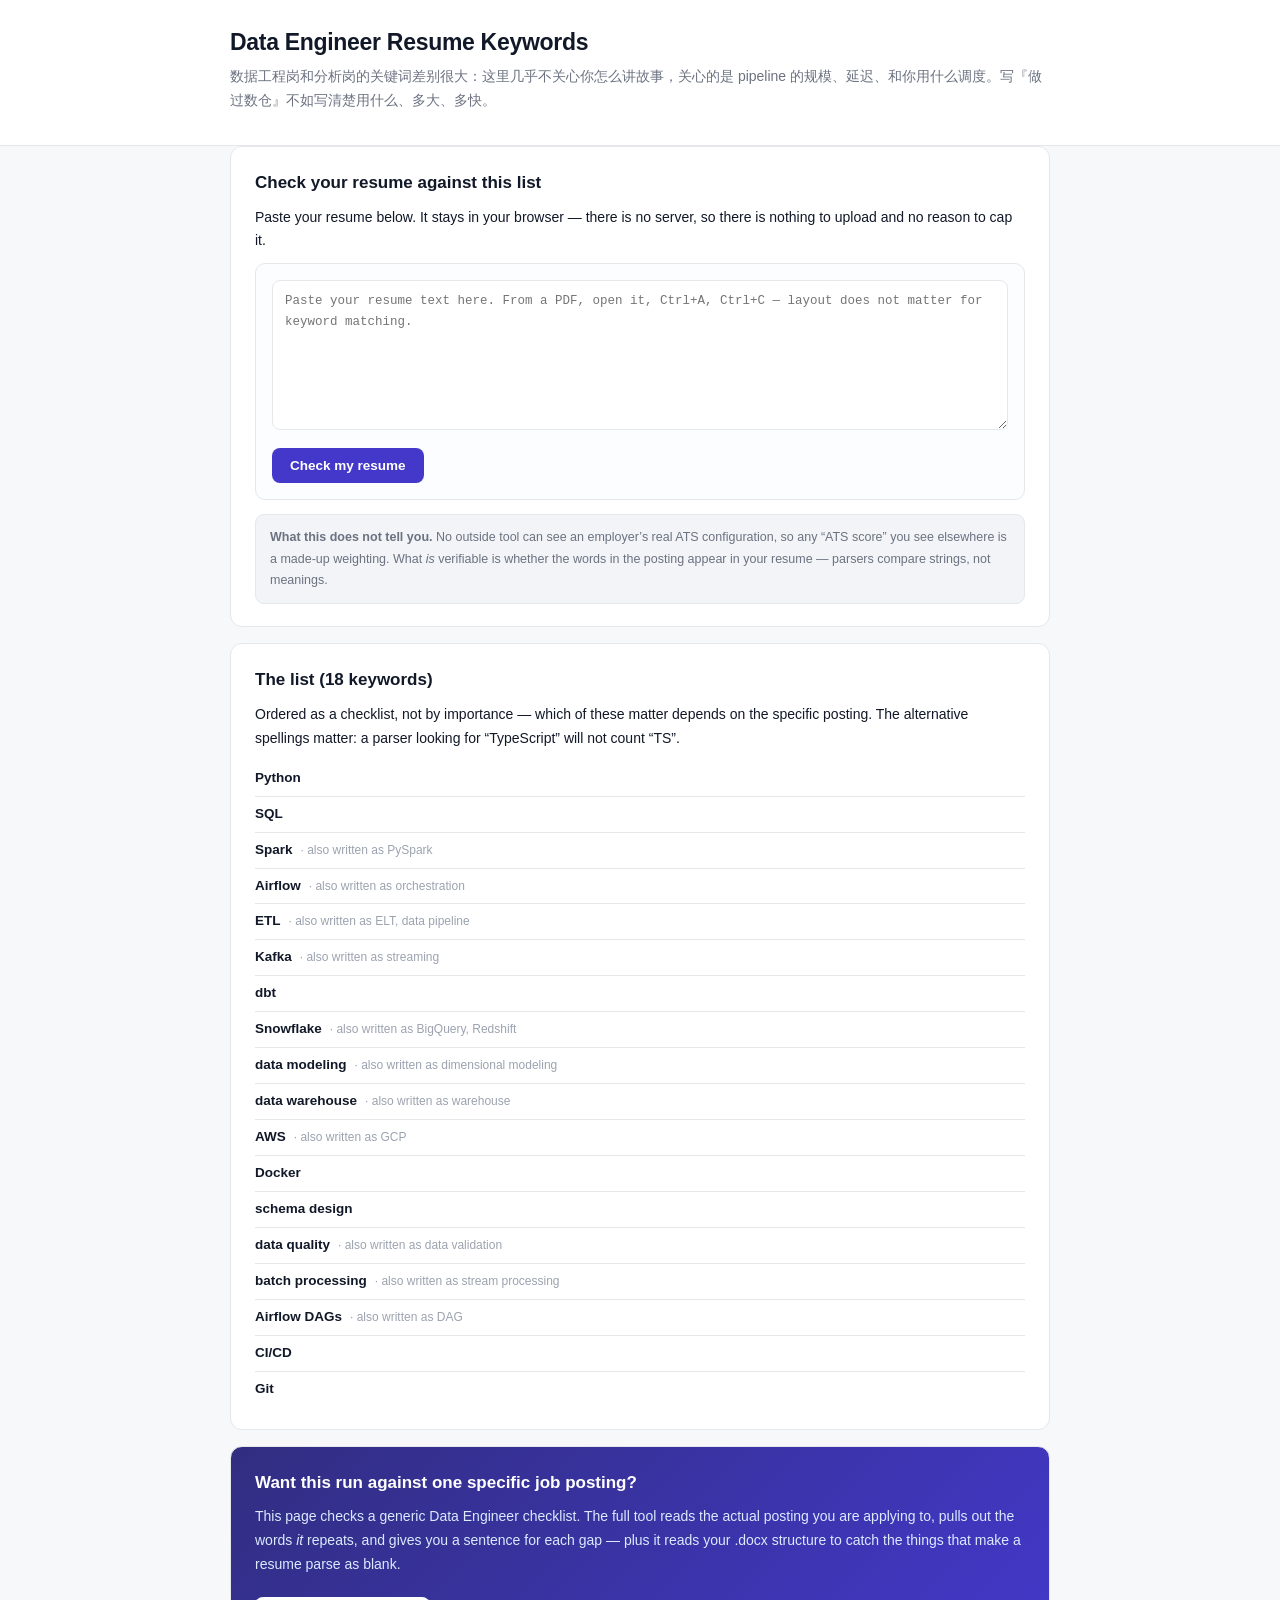
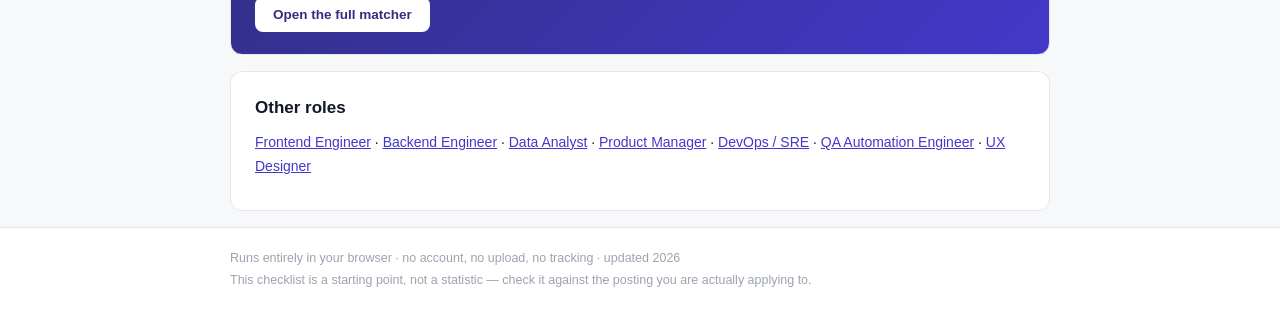
<file: seo/out/data-engineer.html>
<!DOCTYPE html>
<html lang="en">
<head>
<meta charset="UTF-8">
<meta name="viewport" content="width=device-width,initial-scale=1">
<title>Data Engineer Resume Keywords &mdash; free checklist, runs in your browser</title>
<meta name="description" content="The Data Engineer keywords that show up most often in job postings, with the alternative spellings parsers accept. Paste your resume and see what is missing. Runs locally, nothing uploaded.">
<link rel="canonical" href="https://tiamo-lucky.github.io/resume-match/seo/out/data-engineer.html">
<style>
*{box-sizing:border-box;margin:0;padding:0}
:root{--ink:#111827;--ink2:#374151;--ink3:#6b7280;--ink4:#9ca3af;--line:#e5e7eb;
--bg:#fff;--bg2:#f7f8fa;--bg3:#f2f4f7;--brand:#4338ca;--brandsoft:#eef2ff;
--ok:#047857;--okbg:#ecfdf5;--okline:#a7f3d0;--mid:#b45309;--midbg:#fffbeb;--midline:#fde68a;
--bad:#b91c1c;--badbg:#fef2f2;--badline:#fecaca}
body{font-family:-apple-system,BlinkMacSystemFont,"Segoe UI","PingFang SC","Microsoft YaHei",sans-serif;
color:var(--ink);background:var(--bg2);line-height:1.7;-webkit-font-smoothing:antialiased}
.wrap{max-width:860px;margin:0 auto;padding:0 20px}
header{background:#fff;border-bottom:1px solid var(--line);padding:26px 0 22px}
h1{font-size:23px;letter-spacing:-.3px;line-height:1.4}
.sub{color:var(--ink3);font-size:14px;margin-top:7px}
main{padding:24px 20px 50px}
section{background:#fff;border:1px solid var(--line);border-radius:12px;padding:22px 24px;margin-bottom:16px}
h2{font-size:17px;margin-bottom:8px}
p{font-size:14px;margin-bottom:10px}
.tool{border:1px solid var(--line);border-radius:10px;padding:16px;background:#fcfdff}
textarea{width:100%;height:150px;border:1px solid var(--line);border-radius:8px;padding:10px 12px;
font-family:ui-monospace,Menlo,Consolas,monospace;font-size:12.5px;line-height:1.65;resize:vertical}
textarea:focus{outline:none;border-color:#818cf8;box-shadow:0 0 0 3px rgba(99,102,241,.12)}
.btn{background:var(--brand);color:#fff;border:none;border-radius:8px;padding:10px 18px;
font-size:13.5px;font-weight:650;cursor:pointer;margin-top:10px}
.btn:hover{background:#3730a3}
.res{margin-top:14px}
.pill{display:inline-block;font-size:11px;font-weight:700;padding:2px 9px;border-radius:99px;margin-right:8px}
.p-ok{background:var(--okbg);color:var(--ok);border:1px solid var(--okline)}
.p-mid{background:var(--midbg);color:var(--mid);border:1px solid var(--midline)}
.p-bad{background:var(--badbg);color:var(--bad);border:1px solid var(--badline)}
.kwrow{display:flex;align-items:baseline;gap:8px;padding:6px 0;border-bottom:1px solid var(--line)}
.kwrow:last-child{border-bottom:none}
.kwt{font-weight:650;font-size:13.5px}
.kwa{font-size:12px;color:var(--ink4)}
.stat{display:flex;gap:10px;margin-top:12px;flex-wrap:wrap}
.stat div{background:var(--bg3);border:1px solid var(--line);border-radius:8px;padding:8px 14px;font-size:12.5px}
.stat b{font-size:16px;color:var(--brand)}
.cta{background:linear-gradient(135deg,#312e81,#4338ca);color:#fff;border-radius:12px;padding:22px 24px}
.cta h2{color:#fff}
.cta p{color:#dbeafe}
.cta .btn{background:#fff;color:#312e81}
.cta .btn:hover{background:#eef2ff}
.note{background:var(--bg3);border:1px solid var(--line);border-radius:9px;padding:12px 14px;
font-size:12.5px;color:var(--ink3);margin-top:14px}
footer{background:#fff;border-top:1px solid var(--line);padding:20px 0;color:var(--ink4);font-size:12.5px}
a{color:var(--brand)}
</style>
</head>
<body>

<header>
  <div class="wrap">
    <h1>Data Engineer Resume Keywords</h1>
    <p class="sub">数据工程岗和分析岗的关键词差别很大：这里几乎不关心你怎么讲故事，关心的是 pipeline 的规模、延迟、和你用什么调度。写『做过数仓』不如写清楚用什么、多大、多快。</p>
  </div>
</header>

<main class="wrap">

  <section>
    <h2>Check your resume against this list</h2>
    <p>Paste your resume below. It stays in your browser &mdash; there is no server, so there is nothing to upload and no reason to cap it.</p>
    <div class="tool">
      <textarea id="cv" placeholder="Paste your resume text here. From a PDF, open it, Ctrl+A, Ctrl+C &mdash; layout does not matter for keyword matching."></textarea>
      <button class="btn" id="go">Check my resume</button>
      <div id="res"></div>
    </div>
    <div class="note">
      <b>What this does not tell you.</b> No outside tool can see an employer&rsquo;s real ATS configuration, so any
      &ldquo;ATS score&rdquo; you see elsewhere is a made-up weighting. What <i>is</i> verifiable is whether the words in the
      posting appear in your resume &mdash; parsers compare strings, not meanings.
    </div>
  </section>

  <section>
    <h2>The list (18 keywords)</h2>
    <p>Ordered as a checklist, not by importance &mdash; which of these matter depends on the specific posting. The alternative
    spellings matter: a parser looking for &ldquo;TypeScript&rdquo; will not count &ldquo;TS&rdquo;.</p>
    <div>
      <div class="kwrow"><span class="kwt">Python</span></div><div class="kwrow"><span class="kwt">SQL</span></div><div class="kwrow"><span class="kwt">Spark</span> <span class="kwa">&middot; also written as PySpark</span></div><div class="kwrow"><span class="kwt">Airflow</span> <span class="kwa">&middot; also written as orchestration</span></div><div class="kwrow"><span class="kwt">ETL</span> <span class="kwa">&middot; also written as ELT, data pipeline</span></div><div class="kwrow"><span class="kwt">Kafka</span> <span class="kwa">&middot; also written as streaming</span></div><div class="kwrow"><span class="kwt">dbt</span></div><div class="kwrow"><span class="kwt">Snowflake</span> <span class="kwa">&middot; also written as BigQuery, Redshift</span></div><div class="kwrow"><span class="kwt">data modeling</span> <span class="kwa">&middot; also written as dimensional modeling</span></div><div class="kwrow"><span class="kwt">data warehouse</span> <span class="kwa">&middot; also written as warehouse</span></div><div class="kwrow"><span class="kwt">AWS</span> <span class="kwa">&middot; also written as GCP</span></div><div class="kwrow"><span class="kwt">Docker</span></div><div class="kwrow"><span class="kwt">schema design</span></div><div class="kwrow"><span class="kwt">data quality</span> <span class="kwa">&middot; also written as data validation</span></div><div class="kwrow"><span class="kwt">batch processing</span> <span class="kwa">&middot; also written as stream processing</span></div><div class="kwrow"><span class="kwt">Airflow DAGs</span> <span class="kwa">&middot; also written as DAG</span></div><div class="kwrow"><span class="kwt">CI/CD</span></div><div class="kwrow"><span class="kwt">Git</span></div>
    </div>
  </section>

  <section class="cta">
    <h2>Want this run against one specific job posting?</h2>
    <p>This page checks a generic Data Engineer checklist. The full tool reads the actual posting you are
    applying to, pulls out the words <i>it</i> repeats, and gives you a sentence for each gap &mdash; plus it reads your
    .docx structure to catch the things that make a resume parse as blank.</p>
    <a href="https://tiamo-lucky.github.io/resume-match/"><button class="btn">Open the full matcher</button></a>
  </section>

  <section>
    <h2>Other roles</h2>
    <p><a href="frontend-engineer.html">Frontend Engineer</a> &middot; <a href="backend-engineer.html">Backend Engineer</a> &middot; <a href="data-analyst.html">Data Analyst</a> &middot; <a href="product-manager.html">Product Manager</a> &middot; <a href="devops-engineer.html">DevOps / SRE</a> &middot; <a href="qa-automation-engineer.html">QA Automation Engineer</a> &middot; <a href="ux-designer.html">UX Designer</a></p>
  </section>

</main>

<footer>
  <div class="wrap">
    Runs entirely in your browser &middot; no account, no upload, no tracking &middot; updated 2026<br>
    This checklist is a starting point, not a statistic &mdash; check it against the posting you are actually applying to.
  </div>
</footer>

<script>
var KW = [{"k": "Python", "a": []}, {"k": "SQL", "a": []}, {"k": "Spark", "a": ["PySpark"]}, {"k": "Airflow", "a": ["orchestration"]}, {"k": "ETL", "a": ["ELT", "data pipeline"]}, {"k": "Kafka", "a": ["streaming"]}, {"k": "dbt", "a": []}, {"k": "Snowflake", "a": ["BigQuery", "Redshift"]}, {"k": "data modeling", "a": ["dimensional modeling"]}, {"k": "data warehouse", "a": ["warehouse"]}, {"k": "AWS", "a": ["GCP"]}, {"k": "Docker", "a": []}, {"k": "schema design", "a": []}, {"k": "data quality", "a": ["data validation"]}, {"k": "batch processing", "a": ["stream processing"]}, {"k": "Airflow DAGs", "a": ["DAG"]}, {"k": "CI/CD", "a": []}, {"k": "Git", "a": []}];

function esc(s){return String(s).replace(/[.*+?^${}()|[\]\\]/g,"\\$&");}

/* Word-boundary phrase test. Substring matching is the trap: "ts" lives inside
   "tests", "ai" inside "maintain". Those false hits are worse than a miss,
   because they tell someone their resume is fine when it is not. */
function has(hay, needle){
  if(!needle) return false;
  try{
    var body = esc(needle).replace(/\s+/g, "[^a-z0-9]{0,3}");
    return new RegExp("(^|[^a-z0-9])" + body + "(?:e?s)?(?![a-z0-9])", "i").test(hay);
  }catch(e){
    return hay.toLowerCase().indexOf(needle.toLowerCase()) > -1;
  }
}

function run(){
  var text = document.getElementById("cv").value;
  var box = document.getElementById("res");
  if(text.trim().length < 60){
    box.innerHTML = '<div class="note">Paste a bit more \u2014 at least a few lines of your resume.</div>';
    return;
  }
  var ok = [], mid = [], bad = [];
  KW.forEach(function(item){
    if(has(text, item.k)){ ok.push(item); return; }
    var viaAlias = null;
    for(var i = 0; i < (item.a || []).length; i++){
      if(has(text, item.a[i])){ viaAlias = item.a[i]; break; }
    }
    if(viaAlias) mid.push({ k: item.k, via: viaAlias });
    else bad.push(item);
  });

  var rows = "";
  function row(item, cls, pill, extra){
    var alias = (item.a && item.a.length) ? ' <span class="kwa">\u00b7 also written as ' + item.a.join(", ") + '</span>' : "";
    return '<div class="kwrow"><span class="pill ' + cls + '">' + pill + '</span>' +
           '<span class="kwt">' + item.k + '</span>' + alias + (extra || "") + '</div>';
  }
  bad.forEach(function(i){ rows += row(i, "p-bad", "missing"); });
  mid.forEach(function(i){
    rows += '<div class="kwrow"><span class="pill p-mid">partial</span><span class="kwt">' + i.k +
            '</span><span class="kwa">\u00b7 you wrote \u201c' + i.via +
            '\u201d \u2014 switch to the posting\u2019s wording, parsers compare strings not meanings</span></div>';
  });
  ok.forEach(function(i){ rows += row(i, "p-ok", "matched"); });

  var pct = KW.length ? Math.round(ok.length / KW.length * 100) : 0;
  box.innerHTML =
    '<div class="stat"><div><b>' + ok.length + '</b> matched</div>' +
    '<div><b>' + mid.length + '</b> under a different wording</div>' +
    '<div><b>' + bad.length + '</b> missing</div>' +
    '<div><b>' + pct + '%</b> of this checklist</div></div>' +
    '<div class="res">' + rows + '</div>';
}

document.getElementById("go").addEventListener("click", run);
</script>
</body>
</html>
</file>
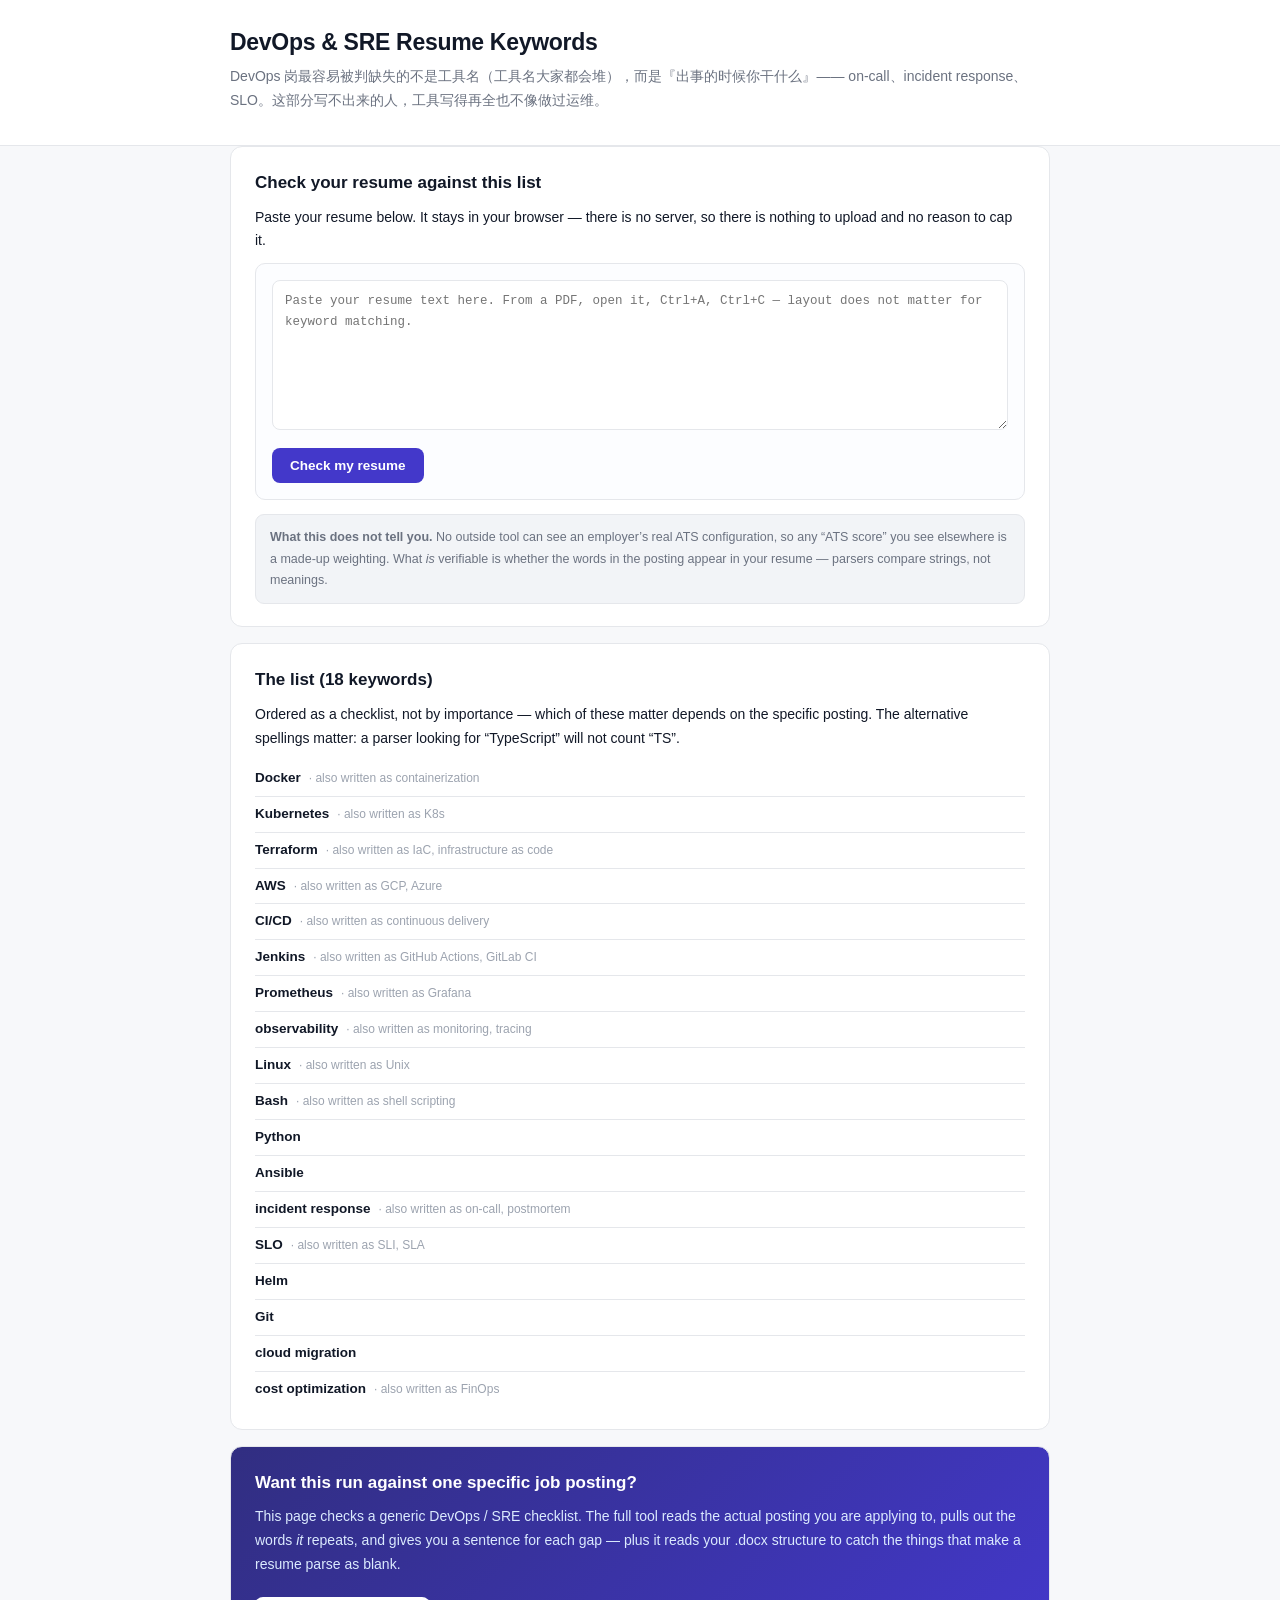
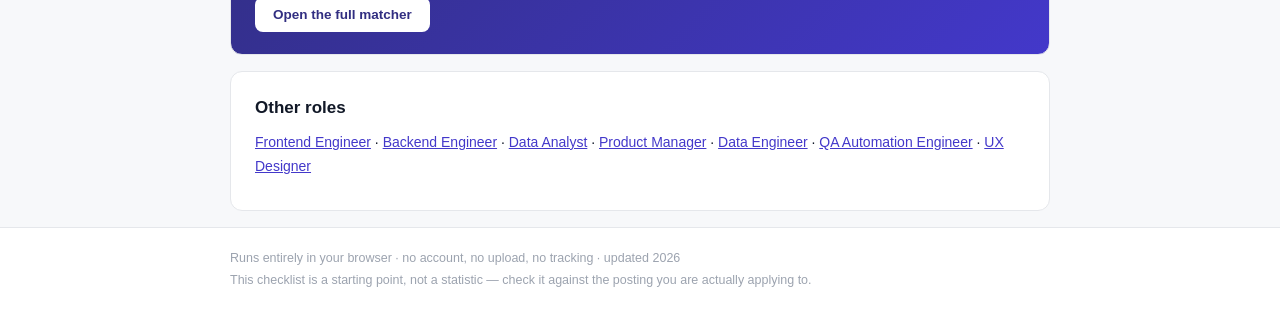
<file: seo/out/devops-engineer.html>
<!DOCTYPE html>
<html lang="en">
<head>
<meta charset="UTF-8">
<meta name="viewport" content="width=device-width,initial-scale=1">
<title>DevOps &amp; SRE Resume Keywords &mdash; free checklist, runs in your browser</title>
<meta name="description" content="The DevOps / SRE keywords that show up most often in job postings, with the alternative spellings parsers accept. Paste your resume and see what is missing. Runs locally, nothing uploaded.">
<link rel="canonical" href="https://tiamo-lucky.github.io/resume-match/seo/out/devops-engineer.html">
<style>
*{box-sizing:border-box;margin:0;padding:0}
:root{--ink:#111827;--ink2:#374151;--ink3:#6b7280;--ink4:#9ca3af;--line:#e5e7eb;
--bg:#fff;--bg2:#f7f8fa;--bg3:#f2f4f7;--brand:#4338ca;--brandsoft:#eef2ff;
--ok:#047857;--okbg:#ecfdf5;--okline:#a7f3d0;--mid:#b45309;--midbg:#fffbeb;--midline:#fde68a;
--bad:#b91c1c;--badbg:#fef2f2;--badline:#fecaca}
body{font-family:-apple-system,BlinkMacSystemFont,"Segoe UI","PingFang SC","Microsoft YaHei",sans-serif;
color:var(--ink);background:var(--bg2);line-height:1.7;-webkit-font-smoothing:antialiased}
.wrap{max-width:860px;margin:0 auto;padding:0 20px}
header{background:#fff;border-bottom:1px solid var(--line);padding:26px 0 22px}
h1{font-size:23px;letter-spacing:-.3px;line-height:1.4}
.sub{color:var(--ink3);font-size:14px;margin-top:7px}
main{padding:24px 20px 50px}
section{background:#fff;border:1px solid var(--line);border-radius:12px;padding:22px 24px;margin-bottom:16px}
h2{font-size:17px;margin-bottom:8px}
p{font-size:14px;margin-bottom:10px}
.tool{border:1px solid var(--line);border-radius:10px;padding:16px;background:#fcfdff}
textarea{width:100%;height:150px;border:1px solid var(--line);border-radius:8px;padding:10px 12px;
font-family:ui-monospace,Menlo,Consolas,monospace;font-size:12.5px;line-height:1.65;resize:vertical}
textarea:focus{outline:none;border-color:#818cf8;box-shadow:0 0 0 3px rgba(99,102,241,.12)}
.btn{background:var(--brand);color:#fff;border:none;border-radius:8px;padding:10px 18px;
font-size:13.5px;font-weight:650;cursor:pointer;margin-top:10px}
.btn:hover{background:#3730a3}
.res{margin-top:14px}
.pill{display:inline-block;font-size:11px;font-weight:700;padding:2px 9px;border-radius:99px;margin-right:8px}
.p-ok{background:var(--okbg);color:var(--ok);border:1px solid var(--okline)}
.p-mid{background:var(--midbg);color:var(--mid);border:1px solid var(--midline)}
.p-bad{background:var(--badbg);color:var(--bad);border:1px solid var(--badline)}
.kwrow{display:flex;align-items:baseline;gap:8px;padding:6px 0;border-bottom:1px solid var(--line)}
.kwrow:last-child{border-bottom:none}
.kwt{font-weight:650;font-size:13.5px}
.kwa{font-size:12px;color:var(--ink4)}
.stat{display:flex;gap:10px;margin-top:12px;flex-wrap:wrap}
.stat div{background:var(--bg3);border:1px solid var(--line);border-radius:8px;padding:8px 14px;font-size:12.5px}
.stat b{font-size:16px;color:var(--brand)}
.cta{background:linear-gradient(135deg,#312e81,#4338ca);color:#fff;border-radius:12px;padding:22px 24px}
.cta h2{color:#fff}
.cta p{color:#dbeafe}
.cta .btn{background:#fff;color:#312e81}
.cta .btn:hover{background:#eef2ff}
.note{background:var(--bg3);border:1px solid var(--line);border-radius:9px;padding:12px 14px;
font-size:12.5px;color:var(--ink3);margin-top:14px}
footer{background:#fff;border-top:1px solid var(--line);padding:20px 0;color:var(--ink4);font-size:12.5px}
a{color:var(--brand)}
</style>
</head>
<body>

<header>
  <div class="wrap">
    <h1>DevOps &amp; SRE Resume Keywords</h1>
    <p class="sub">DevOps 岗最容易被判缺失的不是工具名（工具名大家都会堆），而是『出事的时候你干什么』—— on-call、incident response、SLO。这部分写不出来的人，工具写得再全也不像做过运维。</p>
  </div>
</header>

<main class="wrap">

  <section>
    <h2>Check your resume against this list</h2>
    <p>Paste your resume below. It stays in your browser &mdash; there is no server, so there is nothing to upload and no reason to cap it.</p>
    <div class="tool">
      <textarea id="cv" placeholder="Paste your resume text here. From a PDF, open it, Ctrl+A, Ctrl+C &mdash; layout does not matter for keyword matching."></textarea>
      <button class="btn" id="go">Check my resume</button>
      <div id="res"></div>
    </div>
    <div class="note">
      <b>What this does not tell you.</b> No outside tool can see an employer&rsquo;s real ATS configuration, so any
      &ldquo;ATS score&rdquo; you see elsewhere is a made-up weighting. What <i>is</i> verifiable is whether the words in the
      posting appear in your resume &mdash; parsers compare strings, not meanings.
    </div>
  </section>

  <section>
    <h2>The list (18 keywords)</h2>
    <p>Ordered as a checklist, not by importance &mdash; which of these matter depends on the specific posting. The alternative
    spellings matter: a parser looking for &ldquo;TypeScript&rdquo; will not count &ldquo;TS&rdquo;.</p>
    <div>
      <div class="kwrow"><span class="kwt">Docker</span> <span class="kwa">&middot; also written as containerization</span></div><div class="kwrow"><span class="kwt">Kubernetes</span> <span class="kwa">&middot; also written as K8s</span></div><div class="kwrow"><span class="kwt">Terraform</span> <span class="kwa">&middot; also written as IaC, infrastructure as code</span></div><div class="kwrow"><span class="kwt">AWS</span> <span class="kwa">&middot; also written as GCP, Azure</span></div><div class="kwrow"><span class="kwt">CI/CD</span> <span class="kwa">&middot; also written as continuous delivery</span></div><div class="kwrow"><span class="kwt">Jenkins</span> <span class="kwa">&middot; also written as GitHub Actions, GitLab CI</span></div><div class="kwrow"><span class="kwt">Prometheus</span> <span class="kwa">&middot; also written as Grafana</span></div><div class="kwrow"><span class="kwt">observability</span> <span class="kwa">&middot; also written as monitoring, tracing</span></div><div class="kwrow"><span class="kwt">Linux</span> <span class="kwa">&middot; also written as Unix</span></div><div class="kwrow"><span class="kwt">Bash</span> <span class="kwa">&middot; also written as shell scripting</span></div><div class="kwrow"><span class="kwt">Python</span></div><div class="kwrow"><span class="kwt">Ansible</span></div><div class="kwrow"><span class="kwt">incident response</span> <span class="kwa">&middot; also written as on-call, postmortem</span></div><div class="kwrow"><span class="kwt">SLO</span> <span class="kwa">&middot; also written as SLI, SLA</span></div><div class="kwrow"><span class="kwt">Helm</span></div><div class="kwrow"><span class="kwt">Git</span></div><div class="kwrow"><span class="kwt">cloud migration</span></div><div class="kwrow"><span class="kwt">cost optimization</span> <span class="kwa">&middot; also written as FinOps</span></div>
    </div>
  </section>

  <section class="cta">
    <h2>Want this run against one specific job posting?</h2>
    <p>This page checks a generic DevOps / SRE checklist. The full tool reads the actual posting you are
    applying to, pulls out the words <i>it</i> repeats, and gives you a sentence for each gap &mdash; plus it reads your
    .docx structure to catch the things that make a resume parse as blank.</p>
    <a href="https://tiamo-lucky.github.io/resume-match/"><button class="btn">Open the full matcher</button></a>
  </section>

  <section>
    <h2>Other roles</h2>
    <p><a href="frontend-engineer.html">Frontend Engineer</a> &middot; <a href="backend-engineer.html">Backend Engineer</a> &middot; <a href="data-analyst.html">Data Analyst</a> &middot; <a href="product-manager.html">Product Manager</a> &middot; <a href="data-engineer.html">Data Engineer</a> &middot; <a href="qa-automation-engineer.html">QA Automation Engineer</a> &middot; <a href="ux-designer.html">UX Designer</a></p>
  </section>

</main>

<footer>
  <div class="wrap">
    Runs entirely in your browser &middot; no account, no upload, no tracking &middot; updated 2026<br>
    This checklist is a starting point, not a statistic &mdash; check it against the posting you are actually applying to.
  </div>
</footer>

<script>
var KW = [{"k": "Docker", "a": ["containerization"]}, {"k": "Kubernetes", "a": ["K8s"]}, {"k": "Terraform", "a": ["IaC", "infrastructure as code"]}, {"k": "AWS", "a": ["GCP", "Azure"]}, {"k": "CI/CD", "a": ["continuous delivery"]}, {"k": "Jenkins", "a": ["GitHub Actions", "GitLab CI"]}, {"k": "Prometheus", "a": ["Grafana"]}, {"k": "observability", "a": ["monitoring", "tracing"]}, {"k": "Linux", "a": ["Unix"]}, {"k": "Bash", "a": ["shell scripting"]}, {"k": "Python", "a": []}, {"k": "Ansible", "a": []}, {"k": "incident response", "a": ["on-call", "postmortem"]}, {"k": "SLO", "a": ["SLI", "SLA"]}, {"k": "Helm", "a": []}, {"k": "Git", "a": []}, {"k": "cloud migration", "a": []}, {"k": "cost optimization", "a": ["FinOps"]}];

function esc(s){return String(s).replace(/[.*+?^${}()|[\]\\]/g,"\\$&");}

/* Word-boundary phrase test. Substring matching is the trap: "ts" lives inside
   "tests", "ai" inside "maintain". Those false hits are worse than a miss,
   because they tell someone their resume is fine when it is not. */
function has(hay, needle){
  if(!needle) return false;
  try{
    var body = esc(needle).replace(/\s+/g, "[^a-z0-9]{0,3}");
    return new RegExp("(^|[^a-z0-9])" + body + "(?:e?s)?(?![a-z0-9])", "i").test(hay);
  }catch(e){
    return hay.toLowerCase().indexOf(needle.toLowerCase()) > -1;
  }
}

function run(){
  var text = document.getElementById("cv").value;
  var box = document.getElementById("res");
  if(text.trim().length < 60){
    box.innerHTML = '<div class="note">Paste a bit more \u2014 at least a few lines of your resume.</div>';
    return;
  }
  var ok = [], mid = [], bad = [];
  KW.forEach(function(item){
    if(has(text, item.k)){ ok.push(item); return; }
    var viaAlias = null;
    for(var i = 0; i < (item.a || []).length; i++){
      if(has(text, item.a[i])){ viaAlias = item.a[i]; break; }
    }
    if(viaAlias) mid.push({ k: item.k, via: viaAlias });
    else bad.push(item);
  });

  var rows = "";
  function row(item, cls, pill, extra){
    var alias = (item.a && item.a.length) ? ' <span class="kwa">\u00b7 also written as ' + item.a.join(", ") + '</span>' : "";
    return '<div class="kwrow"><span class="pill ' + cls + '">' + pill + '</span>' +
           '<span class="kwt">' + item.k + '</span>' + alias + (extra || "") + '</div>';
  }
  bad.forEach(function(i){ rows += row(i, "p-bad", "missing"); });
  mid.forEach(function(i){
    rows += '<div class="kwrow"><span class="pill p-mid">partial</span><span class="kwt">' + i.k +
            '</span><span class="kwa">\u00b7 you wrote \u201c' + i.via +
            '\u201d \u2014 switch to the posting\u2019s wording, parsers compare strings not meanings</span></div>';
  });
  ok.forEach(function(i){ rows += row(i, "p-ok", "matched"); });

  var pct = KW.length ? Math.round(ok.length / KW.length * 100) : 0;
  box.innerHTML =
    '<div class="stat"><div><b>' + ok.length + '</b> matched</div>' +
    '<div><b>' + mid.length + '</b> under a different wording</div>' +
    '<div><b>' + bad.length + '</b> missing</div>' +
    '<div><b>' + pct + '%</b> of this checklist</div></div>' +
    '<div class="res">' + rows + '</div>';
}

document.getElementById("go").addEventListener("click", run);
</script>
</body>
</html>
</file>
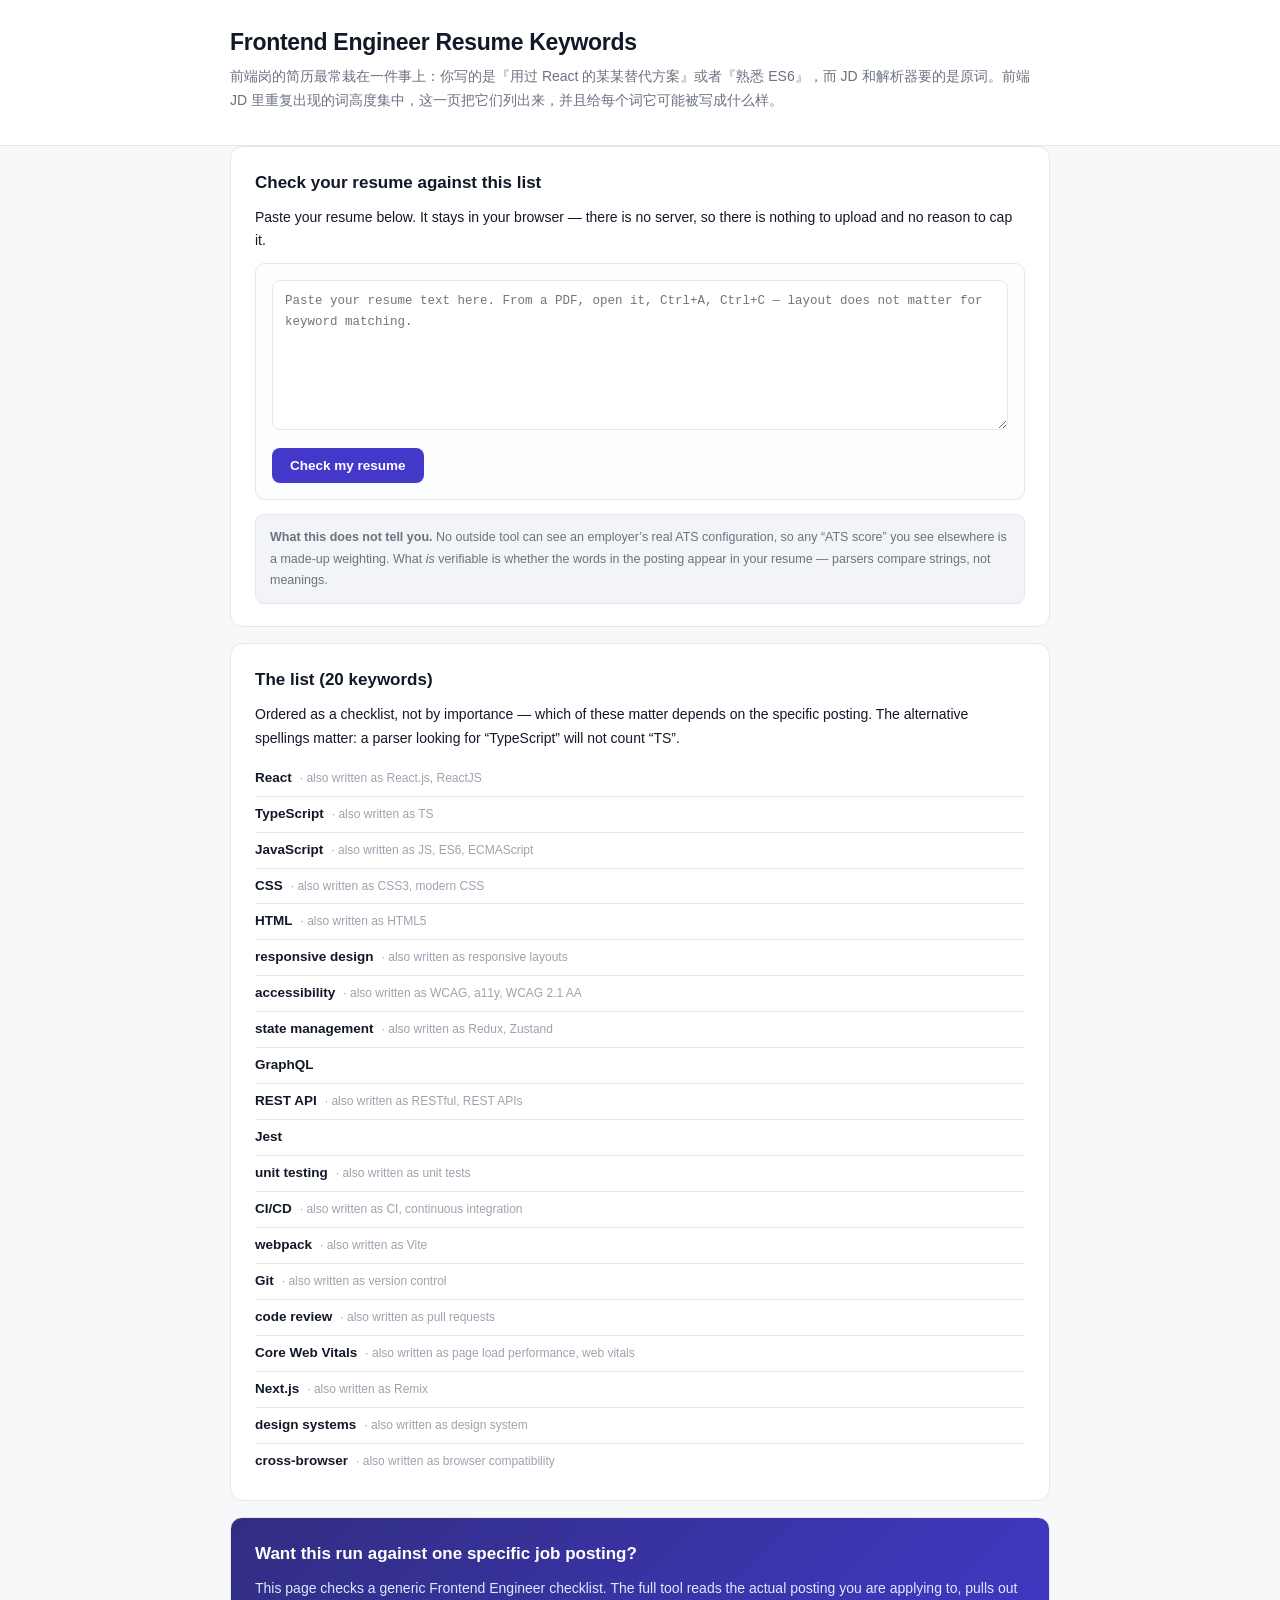
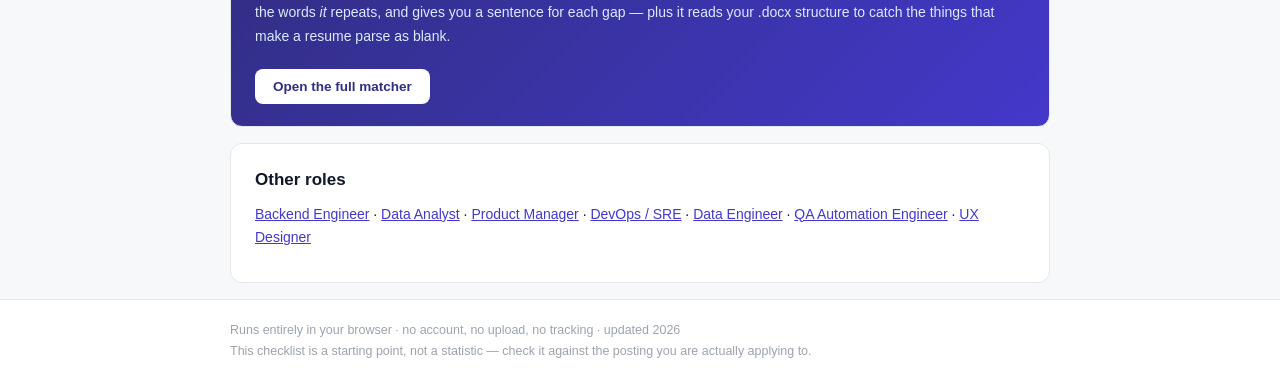
<file: seo/out/frontend-engineer.html>
<!DOCTYPE html>
<html lang="en">
<head>
<meta charset="UTF-8">
<meta name="viewport" content="width=device-width,initial-scale=1">
<title>Frontend Engineer Resume Keywords &mdash; free checklist, runs in your browser</title>
<meta name="description" content="The Frontend Engineer keywords that show up most often in job postings, with the alternative spellings parsers accept. Paste your resume and see what is missing. Runs locally, nothing uploaded.">
<link rel="canonical" href="https://tiamo-lucky.github.io/resume-match/seo/out/frontend-engineer.html">
<style>
*{box-sizing:border-box;margin:0;padding:0}
:root{--ink:#111827;--ink2:#374151;--ink3:#6b7280;--ink4:#9ca3af;--line:#e5e7eb;
--bg:#fff;--bg2:#f7f8fa;--bg3:#f2f4f7;--brand:#4338ca;--brandsoft:#eef2ff;
--ok:#047857;--okbg:#ecfdf5;--okline:#a7f3d0;--mid:#b45309;--midbg:#fffbeb;--midline:#fde68a;
--bad:#b91c1c;--badbg:#fef2f2;--badline:#fecaca}
body{font-family:-apple-system,BlinkMacSystemFont,"Segoe UI","PingFang SC","Microsoft YaHei",sans-serif;
color:var(--ink);background:var(--bg2);line-height:1.7;-webkit-font-smoothing:antialiased}
.wrap{max-width:860px;margin:0 auto;padding:0 20px}
header{background:#fff;border-bottom:1px solid var(--line);padding:26px 0 22px}
h1{font-size:23px;letter-spacing:-.3px;line-height:1.4}
.sub{color:var(--ink3);font-size:14px;margin-top:7px}
main{padding:24px 20px 50px}
section{background:#fff;border:1px solid var(--line);border-radius:12px;padding:22px 24px;margin-bottom:16px}
h2{font-size:17px;margin-bottom:8px}
p{font-size:14px;margin-bottom:10px}
.tool{border:1px solid var(--line);border-radius:10px;padding:16px;background:#fcfdff}
textarea{width:100%;height:150px;border:1px solid var(--line);border-radius:8px;padding:10px 12px;
font-family:ui-monospace,Menlo,Consolas,monospace;font-size:12.5px;line-height:1.65;resize:vertical}
textarea:focus{outline:none;border-color:#818cf8;box-shadow:0 0 0 3px rgba(99,102,241,.12)}
.btn{background:var(--brand);color:#fff;border:none;border-radius:8px;padding:10px 18px;
font-size:13.5px;font-weight:650;cursor:pointer;margin-top:10px}
.btn:hover{background:#3730a3}
.res{margin-top:14px}
.pill{display:inline-block;font-size:11px;font-weight:700;padding:2px 9px;border-radius:99px;margin-right:8px}
.p-ok{background:var(--okbg);color:var(--ok);border:1px solid var(--okline)}
.p-mid{background:var(--midbg);color:var(--mid);border:1px solid var(--midline)}
.p-bad{background:var(--badbg);color:var(--bad);border:1px solid var(--badline)}
.kwrow{display:flex;align-items:baseline;gap:8px;padding:6px 0;border-bottom:1px solid var(--line)}
.kwrow:last-child{border-bottom:none}
.kwt{font-weight:650;font-size:13.5px}
.kwa{font-size:12px;color:var(--ink4)}
.stat{display:flex;gap:10px;margin-top:12px;flex-wrap:wrap}
.stat div{background:var(--bg3);border:1px solid var(--line);border-radius:8px;padding:8px 14px;font-size:12.5px}
.stat b{font-size:16px;color:var(--brand)}
.cta{background:linear-gradient(135deg,#312e81,#4338ca);color:#fff;border-radius:12px;padding:22px 24px}
.cta h2{color:#fff}
.cta p{color:#dbeafe}
.cta .btn{background:#fff;color:#312e81}
.cta .btn:hover{background:#eef2ff}
.note{background:var(--bg3);border:1px solid var(--line);border-radius:9px;padding:12px 14px;
font-size:12.5px;color:var(--ink3);margin-top:14px}
footer{background:#fff;border-top:1px solid var(--line);padding:20px 0;color:var(--ink4);font-size:12.5px}
a{color:var(--brand)}
</style>
</head>
<body>

<header>
  <div class="wrap">
    <h1>Frontend Engineer Resume Keywords</h1>
    <p class="sub">前端岗的简历最常栽在一件事上：你写的是『用过 React 的某某替代方案』或者『熟悉 ES6』，而 JD 和解析器要的是原词。前端 JD 里重复出现的词高度集中，这一页把它们列出来，并且给每个词它可能被写成什么样。</p>
  </div>
</header>

<main class="wrap">

  <section>
    <h2>Check your resume against this list</h2>
    <p>Paste your resume below. It stays in your browser &mdash; there is no server, so there is nothing to upload and no reason to cap it.</p>
    <div class="tool">
      <textarea id="cv" placeholder="Paste your resume text here. From a PDF, open it, Ctrl+A, Ctrl+C &mdash; layout does not matter for keyword matching."></textarea>
      <button class="btn" id="go">Check my resume</button>
      <div id="res"></div>
    </div>
    <div class="note">
      <b>What this does not tell you.</b> No outside tool can see an employer&rsquo;s real ATS configuration, so any
      &ldquo;ATS score&rdquo; you see elsewhere is a made-up weighting. What <i>is</i> verifiable is whether the words in the
      posting appear in your resume &mdash; parsers compare strings, not meanings.
    </div>
  </section>

  <section>
    <h2>The list (20 keywords)</h2>
    <p>Ordered as a checklist, not by importance &mdash; which of these matter depends on the specific posting. The alternative
    spellings matter: a parser looking for &ldquo;TypeScript&rdquo; will not count &ldquo;TS&rdquo;.</p>
    <div>
      <div class="kwrow"><span class="kwt">React</span> <span class="kwa">&middot; also written as React.js, ReactJS</span></div><div class="kwrow"><span class="kwt">TypeScript</span> <span class="kwa">&middot; also written as TS</span></div><div class="kwrow"><span class="kwt">JavaScript</span> <span class="kwa">&middot; also written as JS, ES6, ECMAScript</span></div><div class="kwrow"><span class="kwt">CSS</span> <span class="kwa">&middot; also written as CSS3, modern CSS</span></div><div class="kwrow"><span class="kwt">HTML</span> <span class="kwa">&middot; also written as HTML5</span></div><div class="kwrow"><span class="kwt">responsive design</span> <span class="kwa">&middot; also written as responsive layouts</span></div><div class="kwrow"><span class="kwt">accessibility</span> <span class="kwa">&middot; also written as WCAG, a11y, WCAG 2.1 AA</span></div><div class="kwrow"><span class="kwt">state management</span> <span class="kwa">&middot; also written as Redux, Zustand</span></div><div class="kwrow"><span class="kwt">GraphQL</span></div><div class="kwrow"><span class="kwt">REST API</span> <span class="kwa">&middot; also written as RESTful, REST APIs</span></div><div class="kwrow"><span class="kwt">Jest</span></div><div class="kwrow"><span class="kwt">unit testing</span> <span class="kwa">&middot; also written as unit tests</span></div><div class="kwrow"><span class="kwt">CI/CD</span> <span class="kwa">&middot; also written as CI, continuous integration</span></div><div class="kwrow"><span class="kwt">webpack</span> <span class="kwa">&middot; also written as Vite</span></div><div class="kwrow"><span class="kwt">Git</span> <span class="kwa">&middot; also written as version control</span></div><div class="kwrow"><span class="kwt">code review</span> <span class="kwa">&middot; also written as pull requests</span></div><div class="kwrow"><span class="kwt">Core Web Vitals</span> <span class="kwa">&middot; also written as page load performance, web vitals</span></div><div class="kwrow"><span class="kwt">Next.js</span> <span class="kwa">&middot; also written as Remix</span></div><div class="kwrow"><span class="kwt">design systems</span> <span class="kwa">&middot; also written as design system</span></div><div class="kwrow"><span class="kwt">cross-browser</span> <span class="kwa">&middot; also written as browser compatibility</span></div>
    </div>
  </section>

  <section class="cta">
    <h2>Want this run against one specific job posting?</h2>
    <p>This page checks a generic Frontend Engineer checklist. The full tool reads the actual posting you are
    applying to, pulls out the words <i>it</i> repeats, and gives you a sentence for each gap &mdash; plus it reads your
    .docx structure to catch the things that make a resume parse as blank.</p>
    <a href="https://tiamo-lucky.github.io/resume-match/"><button class="btn">Open the full matcher</button></a>
  </section>

  <section>
    <h2>Other roles</h2>
    <p><a href="backend-engineer.html">Backend Engineer</a> &middot; <a href="data-analyst.html">Data Analyst</a> &middot; <a href="product-manager.html">Product Manager</a> &middot; <a href="devops-engineer.html">DevOps / SRE</a> &middot; <a href="data-engineer.html">Data Engineer</a> &middot; <a href="qa-automation-engineer.html">QA Automation Engineer</a> &middot; <a href="ux-designer.html">UX Designer</a></p>
  </section>

</main>

<footer>
  <div class="wrap">
    Runs entirely in your browser &middot; no account, no upload, no tracking &middot; updated 2026<br>
    This checklist is a starting point, not a statistic &mdash; check it against the posting you are actually applying to.
  </div>
</footer>

<script>
var KW = [{"k": "React", "a": ["React.js", "ReactJS"]}, {"k": "TypeScript", "a": ["TS"]}, {"k": "JavaScript", "a": ["JS", "ES6", "ECMAScript"]}, {"k": "CSS", "a": ["CSS3", "modern CSS"]}, {"k": "HTML", "a": ["HTML5"]}, {"k": "responsive design", "a": ["responsive layouts"]}, {"k": "accessibility", "a": ["WCAG", "a11y", "WCAG 2.1 AA"]}, {"k": "state management", "a": ["Redux", "Zustand"]}, {"k": "GraphQL", "a": []}, {"k": "REST API", "a": ["RESTful", "REST APIs"]}, {"k": "Jest", "a": []}, {"k": "unit testing", "a": ["unit tests"]}, {"k": "CI/CD", "a": ["CI", "continuous integration"]}, {"k": "webpack", "a": ["Vite"]}, {"k": "Git", "a": ["version control"]}, {"k": "code review", "a": ["pull requests"]}, {"k": "Core Web Vitals", "a": ["page load performance", "web vitals"]}, {"k": "Next.js", "a": ["Remix"]}, {"k": "design systems", "a": ["design system"]}, {"k": "cross-browser", "a": ["browser compatibility"]}];

function esc(s){return String(s).replace(/[.*+?^${}()|[\]\\]/g,"\\$&");}

/* Word-boundary phrase test. Substring matching is the trap: "ts" lives inside
   "tests", "ai" inside "maintain". Those false hits are worse than a miss,
   because they tell someone their resume is fine when it is not. */
function has(hay, needle){
  if(!needle) return false;
  try{
    var body = esc(needle).replace(/\s+/g, "[^a-z0-9]{0,3}");
    return new RegExp("(^|[^a-z0-9])" + body + "(?:e?s)?(?![a-z0-9])", "i").test(hay);
  }catch(e){
    return hay.toLowerCase().indexOf(needle.toLowerCase()) > -1;
  }
}

function run(){
  var text = document.getElementById("cv").value;
  var box = document.getElementById("res");
  if(text.trim().length < 60){
    box.innerHTML = '<div class="note">Paste a bit more \u2014 at least a few lines of your resume.</div>';
    return;
  }
  var ok = [], mid = [], bad = [];
  KW.forEach(function(item){
    if(has(text, item.k)){ ok.push(item); return; }
    var viaAlias = null;
    for(var i = 0; i < (item.a || []).length; i++){
      if(has(text, item.a[i])){ viaAlias = item.a[i]; break; }
    }
    if(viaAlias) mid.push({ k: item.k, via: viaAlias });
    else bad.push(item);
  });

  var rows = "";
  function row(item, cls, pill, extra){
    var alias = (item.a && item.a.length) ? ' <span class="kwa">\u00b7 also written as ' + item.a.join(", ") + '</span>' : "";
    return '<div class="kwrow"><span class="pill ' + cls + '">' + pill + '</span>' +
           '<span class="kwt">' + item.k + '</span>' + alias + (extra || "") + '</div>';
  }
  bad.forEach(function(i){ rows += row(i, "p-bad", "missing"); });
  mid.forEach(function(i){
    rows += '<div class="kwrow"><span class="pill p-mid">partial</span><span class="kwt">' + i.k +
            '</span><span class="kwa">\u00b7 you wrote \u201c' + i.via +
            '\u201d \u2014 switch to the posting\u2019s wording, parsers compare strings not meanings</span></div>';
  });
  ok.forEach(function(i){ rows += row(i, "p-ok", "matched"); });

  var pct = KW.length ? Math.round(ok.length / KW.length * 100) : 0;
  box.innerHTML =
    '<div class="stat"><div><b>' + ok.length + '</b> matched</div>' +
    '<div><b>' + mid.length + '</b> under a different wording</div>' +
    '<div><b>' + bad.length + '</b> missing</div>' +
    '<div><b>' + pct + '%</b> of this checklist</div></div>' +
    '<div class="res">' + rows + '</div>';
}

document.getElementById("go").addEventListener("click", run);
</script>
</body>
</html>
</file>
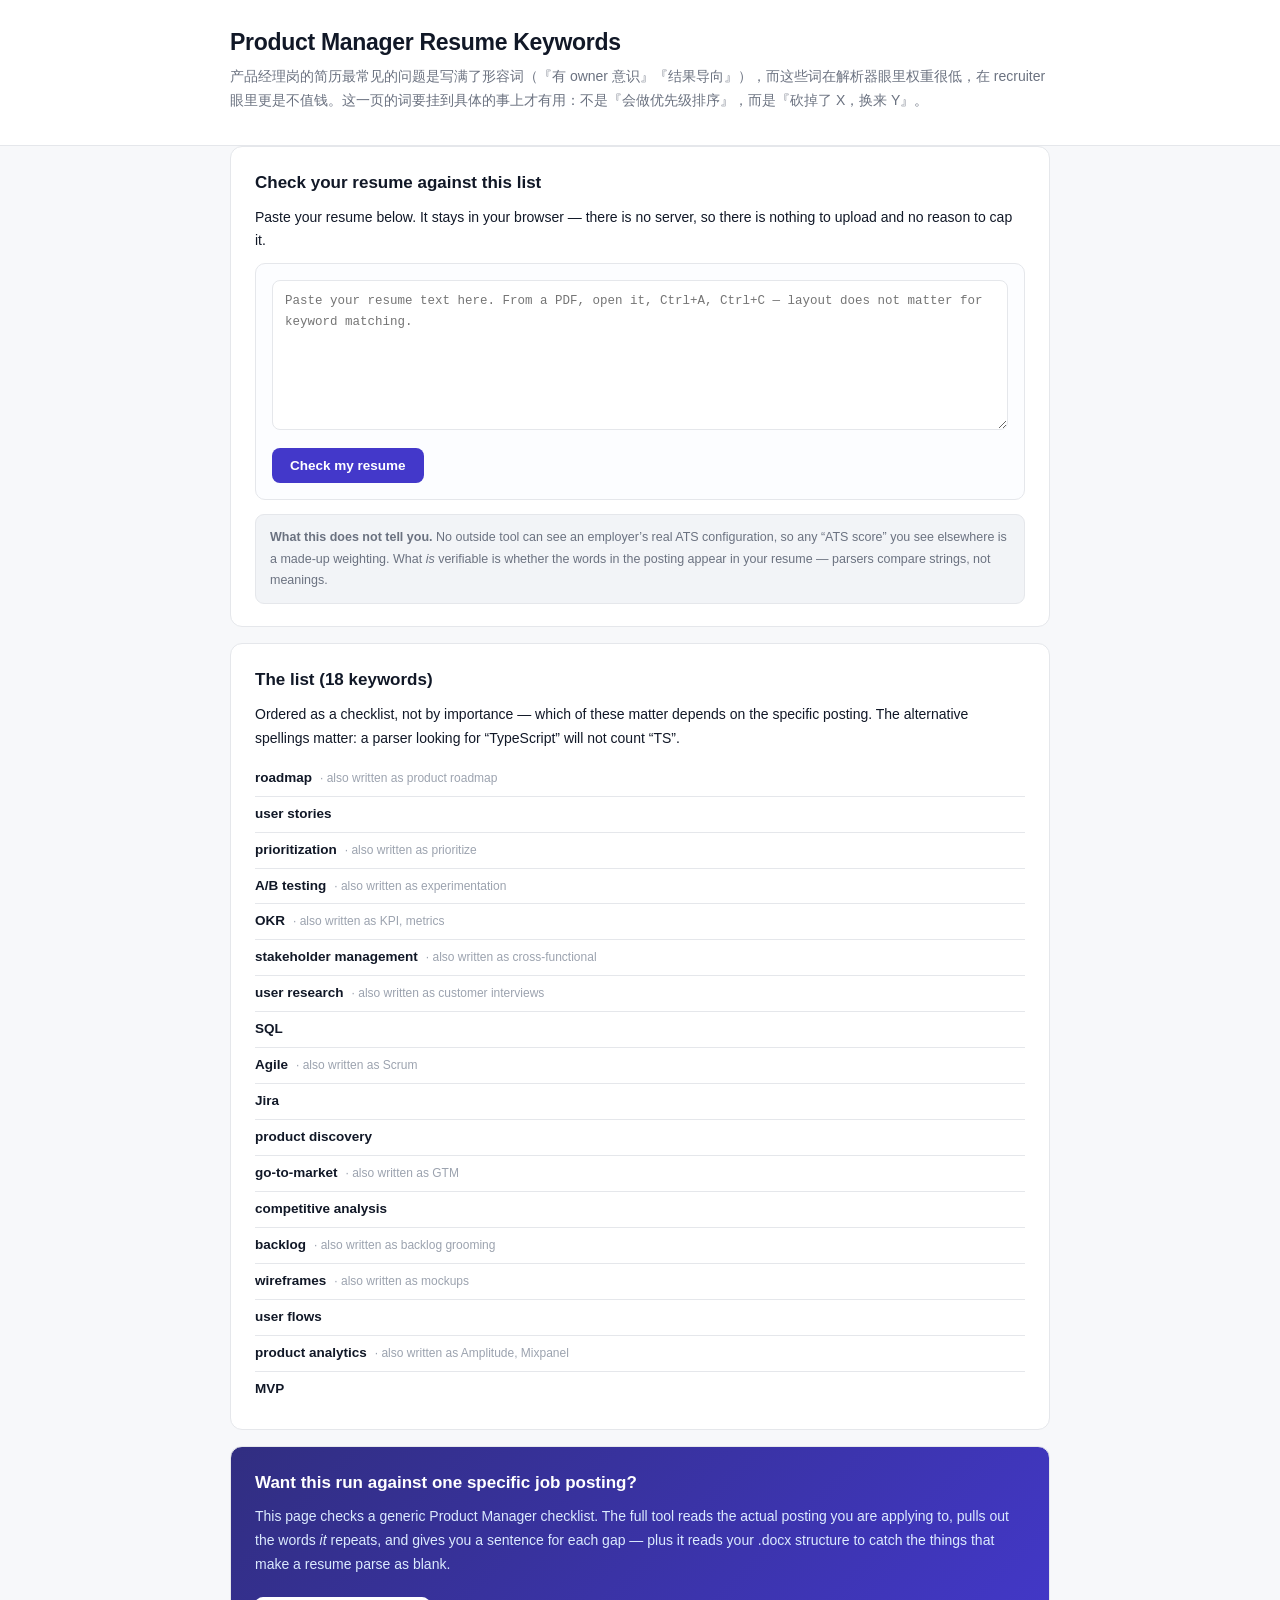
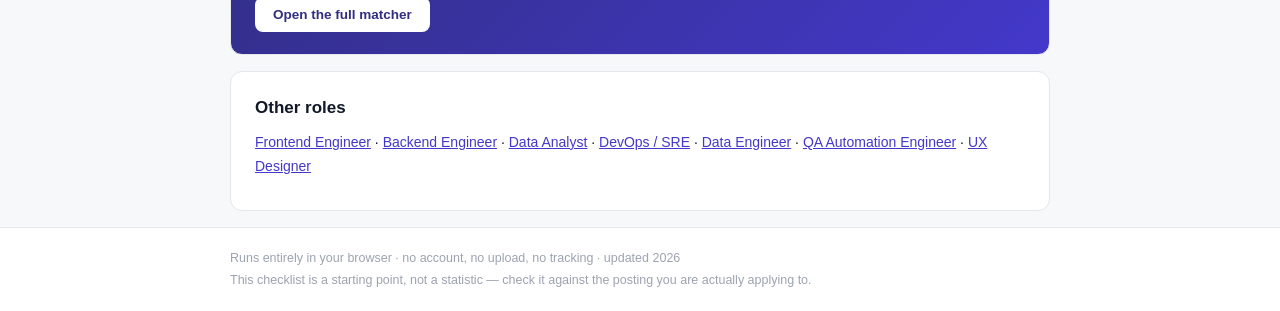
<file: seo/out/product-manager.html>
<!DOCTYPE html>
<html lang="en">
<head>
<meta charset="UTF-8">
<meta name="viewport" content="width=device-width,initial-scale=1">
<title>Product Manager Resume Keywords &mdash; free checklist, runs in your browser</title>
<meta name="description" content="The Product Manager keywords that show up most often in job postings, with the alternative spellings parsers accept. Paste your resume and see what is missing. Runs locally, nothing uploaded.">
<link rel="canonical" href="https://tiamo-lucky.github.io/resume-match/seo/out/product-manager.html">
<style>
*{box-sizing:border-box;margin:0;padding:0}
:root{--ink:#111827;--ink2:#374151;--ink3:#6b7280;--ink4:#9ca3af;--line:#e5e7eb;
--bg:#fff;--bg2:#f7f8fa;--bg3:#f2f4f7;--brand:#4338ca;--brandsoft:#eef2ff;
--ok:#047857;--okbg:#ecfdf5;--okline:#a7f3d0;--mid:#b45309;--midbg:#fffbeb;--midline:#fde68a;
--bad:#b91c1c;--badbg:#fef2f2;--badline:#fecaca}
body{font-family:-apple-system,BlinkMacSystemFont,"Segoe UI","PingFang SC","Microsoft YaHei",sans-serif;
color:var(--ink);background:var(--bg2);line-height:1.7;-webkit-font-smoothing:antialiased}
.wrap{max-width:860px;margin:0 auto;padding:0 20px}
header{background:#fff;border-bottom:1px solid var(--line);padding:26px 0 22px}
h1{font-size:23px;letter-spacing:-.3px;line-height:1.4}
.sub{color:var(--ink3);font-size:14px;margin-top:7px}
main{padding:24px 20px 50px}
section{background:#fff;border:1px solid var(--line);border-radius:12px;padding:22px 24px;margin-bottom:16px}
h2{font-size:17px;margin-bottom:8px}
p{font-size:14px;margin-bottom:10px}
.tool{border:1px solid var(--line);border-radius:10px;padding:16px;background:#fcfdff}
textarea{width:100%;height:150px;border:1px solid var(--line);border-radius:8px;padding:10px 12px;
font-family:ui-monospace,Menlo,Consolas,monospace;font-size:12.5px;line-height:1.65;resize:vertical}
textarea:focus{outline:none;border-color:#818cf8;box-shadow:0 0 0 3px rgba(99,102,241,.12)}
.btn{background:var(--brand);color:#fff;border:none;border-radius:8px;padding:10px 18px;
font-size:13.5px;font-weight:650;cursor:pointer;margin-top:10px}
.btn:hover{background:#3730a3}
.res{margin-top:14px}
.pill{display:inline-block;font-size:11px;font-weight:700;padding:2px 9px;border-radius:99px;margin-right:8px}
.p-ok{background:var(--okbg);color:var(--ok);border:1px solid var(--okline)}
.p-mid{background:var(--midbg);color:var(--mid);border:1px solid var(--midline)}
.p-bad{background:var(--badbg);color:var(--bad);border:1px solid var(--badline)}
.kwrow{display:flex;align-items:baseline;gap:8px;padding:6px 0;border-bottom:1px solid var(--line)}
.kwrow:last-child{border-bottom:none}
.kwt{font-weight:650;font-size:13.5px}
.kwa{font-size:12px;color:var(--ink4)}
.stat{display:flex;gap:10px;margin-top:12px;flex-wrap:wrap}
.stat div{background:var(--bg3);border:1px solid var(--line);border-radius:8px;padding:8px 14px;font-size:12.5px}
.stat b{font-size:16px;color:var(--brand)}
.cta{background:linear-gradient(135deg,#312e81,#4338ca);color:#fff;border-radius:12px;padding:22px 24px}
.cta h2{color:#fff}
.cta p{color:#dbeafe}
.cta .btn{background:#fff;color:#312e81}
.cta .btn:hover{background:#eef2ff}
.note{background:var(--bg3);border:1px solid var(--line);border-radius:9px;padding:12px 14px;
font-size:12.5px;color:var(--ink3);margin-top:14px}
footer{background:#fff;border-top:1px solid var(--line);padding:20px 0;color:var(--ink4);font-size:12.5px}
a{color:var(--brand)}
</style>
</head>
<body>

<header>
  <div class="wrap">
    <h1>Product Manager Resume Keywords</h1>
    <p class="sub">产品经理岗的简历最常见的问题是写满了形容词（『有 owner 意识』『结果导向』），而这些词在解析器眼里权重很低，在 recruiter 眼里更是不值钱。这一页的词要挂到具体的事上才有用：不是『会做优先级排序』，而是『砍掉了 X，换来 Y』。</p>
  </div>
</header>

<main class="wrap">

  <section>
    <h2>Check your resume against this list</h2>
    <p>Paste your resume below. It stays in your browser &mdash; there is no server, so there is nothing to upload and no reason to cap it.</p>
    <div class="tool">
      <textarea id="cv" placeholder="Paste your resume text here. From a PDF, open it, Ctrl+A, Ctrl+C &mdash; layout does not matter for keyword matching."></textarea>
      <button class="btn" id="go">Check my resume</button>
      <div id="res"></div>
    </div>
    <div class="note">
      <b>What this does not tell you.</b> No outside tool can see an employer&rsquo;s real ATS configuration, so any
      &ldquo;ATS score&rdquo; you see elsewhere is a made-up weighting. What <i>is</i> verifiable is whether the words in the
      posting appear in your resume &mdash; parsers compare strings, not meanings.
    </div>
  </section>

  <section>
    <h2>The list (18 keywords)</h2>
    <p>Ordered as a checklist, not by importance &mdash; which of these matter depends on the specific posting. The alternative
    spellings matter: a parser looking for &ldquo;TypeScript&rdquo; will not count &ldquo;TS&rdquo;.</p>
    <div>
      <div class="kwrow"><span class="kwt">roadmap</span> <span class="kwa">&middot; also written as product roadmap</span></div><div class="kwrow"><span class="kwt">user stories</span></div><div class="kwrow"><span class="kwt">prioritization</span> <span class="kwa">&middot; also written as prioritize</span></div><div class="kwrow"><span class="kwt">A/B testing</span> <span class="kwa">&middot; also written as experimentation</span></div><div class="kwrow"><span class="kwt">OKR</span> <span class="kwa">&middot; also written as KPI, metrics</span></div><div class="kwrow"><span class="kwt">stakeholder management</span> <span class="kwa">&middot; also written as cross-functional</span></div><div class="kwrow"><span class="kwt">user research</span> <span class="kwa">&middot; also written as customer interviews</span></div><div class="kwrow"><span class="kwt">SQL</span></div><div class="kwrow"><span class="kwt">Agile</span> <span class="kwa">&middot; also written as Scrum</span></div><div class="kwrow"><span class="kwt">Jira</span></div><div class="kwrow"><span class="kwt">product discovery</span></div><div class="kwrow"><span class="kwt">go-to-market</span> <span class="kwa">&middot; also written as GTM</span></div><div class="kwrow"><span class="kwt">competitive analysis</span></div><div class="kwrow"><span class="kwt">backlog</span> <span class="kwa">&middot; also written as backlog grooming</span></div><div class="kwrow"><span class="kwt">wireframes</span> <span class="kwa">&middot; also written as mockups</span></div><div class="kwrow"><span class="kwt">user flows</span></div><div class="kwrow"><span class="kwt">product analytics</span> <span class="kwa">&middot; also written as Amplitude, Mixpanel</span></div><div class="kwrow"><span class="kwt">MVP</span></div>
    </div>
  </section>

  <section class="cta">
    <h2>Want this run against one specific job posting?</h2>
    <p>This page checks a generic Product Manager checklist. The full tool reads the actual posting you are
    applying to, pulls out the words <i>it</i> repeats, and gives you a sentence for each gap &mdash; plus it reads your
    .docx structure to catch the things that make a resume parse as blank.</p>
    <a href="https://tiamo-lucky.github.io/resume-match/"><button class="btn">Open the full matcher</button></a>
  </section>

  <section>
    <h2>Other roles</h2>
    <p><a href="frontend-engineer.html">Frontend Engineer</a> &middot; <a href="backend-engineer.html">Backend Engineer</a> &middot; <a href="data-analyst.html">Data Analyst</a> &middot; <a href="devops-engineer.html">DevOps / SRE</a> &middot; <a href="data-engineer.html">Data Engineer</a> &middot; <a href="qa-automation-engineer.html">QA Automation Engineer</a> &middot; <a href="ux-designer.html">UX Designer</a></p>
  </section>

</main>

<footer>
  <div class="wrap">
    Runs entirely in your browser &middot; no account, no upload, no tracking &middot; updated 2026<br>
    This checklist is a starting point, not a statistic &mdash; check it against the posting you are actually applying to.
  </div>
</footer>

<script>
var KW = [{"k": "roadmap", "a": ["product roadmap"]}, {"k": "user stories", "a": []}, {"k": "prioritization", "a": ["prioritize"]}, {"k": "A/B testing", "a": ["experimentation"]}, {"k": "OKR", "a": ["KPI", "metrics"]}, {"k": "stakeholder management", "a": ["cross-functional"]}, {"k": "user research", "a": ["customer interviews"]}, {"k": "SQL", "a": []}, {"k": "Agile", "a": ["Scrum"]}, {"k": "Jira", "a": []}, {"k": "product discovery", "a": []}, {"k": "go-to-market", "a": ["GTM"]}, {"k": "competitive analysis", "a": []}, {"k": "backlog", "a": ["backlog grooming"]}, {"k": "wireframes", "a": ["mockups"]}, {"k": "user flows", "a": []}, {"k": "product analytics", "a": ["Amplitude", "Mixpanel"]}, {"k": "MVP", "a": []}];

function esc(s){return String(s).replace(/[.*+?^${}()|[\]\\]/g,"\\$&");}

/* Word-boundary phrase test. Substring matching is the trap: "ts" lives inside
   "tests", "ai" inside "maintain". Those false hits are worse than a miss,
   because they tell someone their resume is fine when it is not. */
function has(hay, needle){
  if(!needle) return false;
  try{
    var body = esc(needle).replace(/\s+/g, "[^a-z0-9]{0,3}");
    return new RegExp("(^|[^a-z0-9])" + body + "(?:e?s)?(?![a-z0-9])", "i").test(hay);
  }catch(e){
    return hay.toLowerCase().indexOf(needle.toLowerCase()) > -1;
  }
}

function run(){
  var text = document.getElementById("cv").value;
  var box = document.getElementById("res");
  if(text.trim().length < 60){
    box.innerHTML = '<div class="note">Paste a bit more \u2014 at least a few lines of your resume.</div>';
    return;
  }
  var ok = [], mid = [], bad = [];
  KW.forEach(function(item){
    if(has(text, item.k)){ ok.push(item); return; }
    var viaAlias = null;
    for(var i = 0; i < (item.a || []).length; i++){
      if(has(text, item.a[i])){ viaAlias = item.a[i]; break; }
    }
    if(viaAlias) mid.push({ k: item.k, via: viaAlias });
    else bad.push(item);
  });

  var rows = "";
  function row(item, cls, pill, extra){
    var alias = (item.a && item.a.length) ? ' <span class="kwa">\u00b7 also written as ' + item.a.join(", ") + '</span>' : "";
    return '<div class="kwrow"><span class="pill ' + cls + '">' + pill + '</span>' +
           '<span class="kwt">' + item.k + '</span>' + alias + (extra || "") + '</div>';
  }
  bad.forEach(function(i){ rows += row(i, "p-bad", "missing"); });
  mid.forEach(function(i){
    rows += '<div class="kwrow"><span class="pill p-mid">partial</span><span class="kwt">' + i.k +
            '</span><span class="kwa">\u00b7 you wrote \u201c' + i.via +
            '\u201d \u2014 switch to the posting\u2019s wording, parsers compare strings not meanings</span></div>';
  });
  ok.forEach(function(i){ rows += row(i, "p-ok", "matched"); });

  var pct = KW.length ? Math.round(ok.length / KW.length * 100) : 0;
  box.innerHTML =
    '<div class="stat"><div><b>' + ok.length + '</b> matched</div>' +
    '<div><b>' + mid.length + '</b> under a different wording</div>' +
    '<div><b>' + bad.length + '</b> missing</div>' +
    '<div><b>' + pct + '%</b> of this checklist</div></div>' +
    '<div class="res">' + rows + '</div>';
}

document.getElementById("go").addEventListener("click", run);
</script>
</body>
</html>
</file>
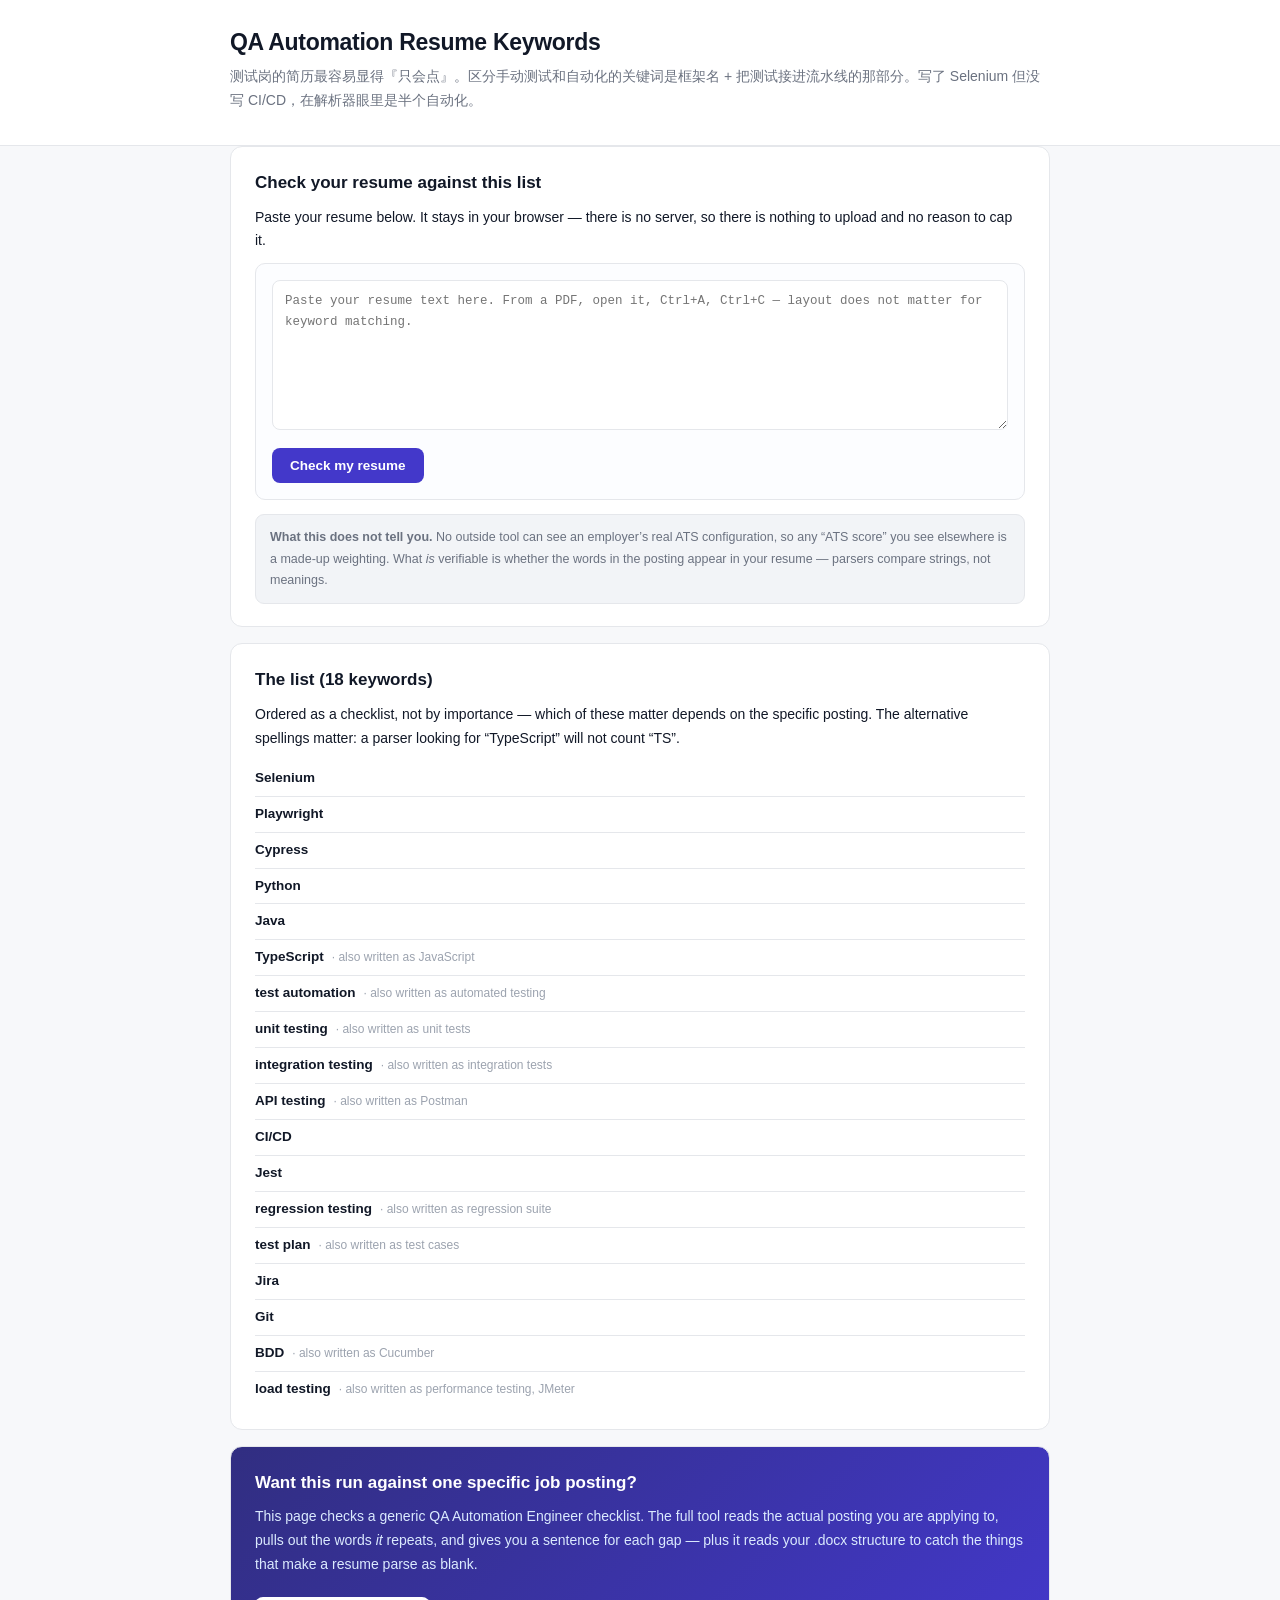
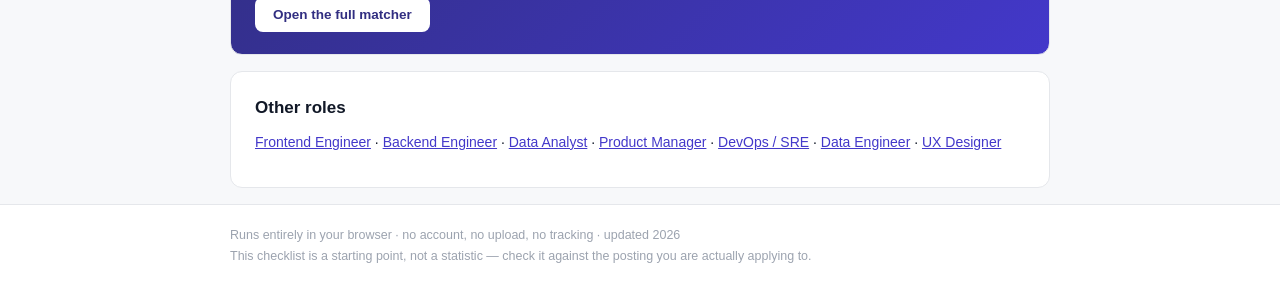
<file: seo/out/qa-automation-engineer.html>
<!DOCTYPE html>
<html lang="en">
<head>
<meta charset="UTF-8">
<meta name="viewport" content="width=device-width,initial-scale=1">
<title>QA Automation Resume Keywords &mdash; free checklist, runs in your browser</title>
<meta name="description" content="The QA Automation Engineer keywords that show up most often in job postings, with the alternative spellings parsers accept. Paste your resume and see what is missing. Runs locally, nothing uploaded.">
<link rel="canonical" href="https://tiamo-lucky.github.io/resume-match/seo/out/qa-automation-engineer.html">
<style>
*{box-sizing:border-box;margin:0;padding:0}
:root{--ink:#111827;--ink2:#374151;--ink3:#6b7280;--ink4:#9ca3af;--line:#e5e7eb;
--bg:#fff;--bg2:#f7f8fa;--bg3:#f2f4f7;--brand:#4338ca;--brandsoft:#eef2ff;
--ok:#047857;--okbg:#ecfdf5;--okline:#a7f3d0;--mid:#b45309;--midbg:#fffbeb;--midline:#fde68a;
--bad:#b91c1c;--badbg:#fef2f2;--badline:#fecaca}
body{font-family:-apple-system,BlinkMacSystemFont,"Segoe UI","PingFang SC","Microsoft YaHei",sans-serif;
color:var(--ink);background:var(--bg2);line-height:1.7;-webkit-font-smoothing:antialiased}
.wrap{max-width:860px;margin:0 auto;padding:0 20px}
header{background:#fff;border-bottom:1px solid var(--line);padding:26px 0 22px}
h1{font-size:23px;letter-spacing:-.3px;line-height:1.4}
.sub{color:var(--ink3);font-size:14px;margin-top:7px}
main{padding:24px 20px 50px}
section{background:#fff;border:1px solid var(--line);border-radius:12px;padding:22px 24px;margin-bottom:16px}
h2{font-size:17px;margin-bottom:8px}
p{font-size:14px;margin-bottom:10px}
.tool{border:1px solid var(--line);border-radius:10px;padding:16px;background:#fcfdff}
textarea{width:100%;height:150px;border:1px solid var(--line);border-radius:8px;padding:10px 12px;
font-family:ui-monospace,Menlo,Consolas,monospace;font-size:12.5px;line-height:1.65;resize:vertical}
textarea:focus{outline:none;border-color:#818cf8;box-shadow:0 0 0 3px rgba(99,102,241,.12)}
.btn{background:var(--brand);color:#fff;border:none;border-radius:8px;padding:10px 18px;
font-size:13.5px;font-weight:650;cursor:pointer;margin-top:10px}
.btn:hover{background:#3730a3}
.res{margin-top:14px}
.pill{display:inline-block;font-size:11px;font-weight:700;padding:2px 9px;border-radius:99px;margin-right:8px}
.p-ok{background:var(--okbg);color:var(--ok);border:1px solid var(--okline)}
.p-mid{background:var(--midbg);color:var(--mid);border:1px solid var(--midline)}
.p-bad{background:var(--badbg);color:var(--bad);border:1px solid var(--badline)}
.kwrow{display:flex;align-items:baseline;gap:8px;padding:6px 0;border-bottom:1px solid var(--line)}
.kwrow:last-child{border-bottom:none}
.kwt{font-weight:650;font-size:13.5px}
.kwa{font-size:12px;color:var(--ink4)}
.stat{display:flex;gap:10px;margin-top:12px;flex-wrap:wrap}
.stat div{background:var(--bg3);border:1px solid var(--line);border-radius:8px;padding:8px 14px;font-size:12.5px}
.stat b{font-size:16px;color:var(--brand)}
.cta{background:linear-gradient(135deg,#312e81,#4338ca);color:#fff;border-radius:12px;padding:22px 24px}
.cta h2{color:#fff}
.cta p{color:#dbeafe}
.cta .btn{background:#fff;color:#312e81}
.cta .btn:hover{background:#eef2ff}
.note{background:var(--bg3);border:1px solid var(--line);border-radius:9px;padding:12px 14px;
font-size:12.5px;color:var(--ink3);margin-top:14px}
footer{background:#fff;border-top:1px solid var(--line);padding:20px 0;color:var(--ink4);font-size:12.5px}
a{color:var(--brand)}
</style>
</head>
<body>

<header>
  <div class="wrap">
    <h1>QA Automation Resume Keywords</h1>
    <p class="sub">测试岗的简历最容易显得『只会点』。区分手动测试和自动化的关键词是框架名 + 把测试接进流水线的那部分。写了 Selenium 但没写 CI/CD，在解析器眼里是半个自动化。</p>
  </div>
</header>

<main class="wrap">

  <section>
    <h2>Check your resume against this list</h2>
    <p>Paste your resume below. It stays in your browser &mdash; there is no server, so there is nothing to upload and no reason to cap it.</p>
    <div class="tool">
      <textarea id="cv" placeholder="Paste your resume text here. From a PDF, open it, Ctrl+A, Ctrl+C &mdash; layout does not matter for keyword matching."></textarea>
      <button class="btn" id="go">Check my resume</button>
      <div id="res"></div>
    </div>
    <div class="note">
      <b>What this does not tell you.</b> No outside tool can see an employer&rsquo;s real ATS configuration, so any
      &ldquo;ATS score&rdquo; you see elsewhere is a made-up weighting. What <i>is</i> verifiable is whether the words in the
      posting appear in your resume &mdash; parsers compare strings, not meanings.
    </div>
  </section>

  <section>
    <h2>The list (18 keywords)</h2>
    <p>Ordered as a checklist, not by importance &mdash; which of these matter depends on the specific posting. The alternative
    spellings matter: a parser looking for &ldquo;TypeScript&rdquo; will not count &ldquo;TS&rdquo;.</p>
    <div>
      <div class="kwrow"><span class="kwt">Selenium</span></div><div class="kwrow"><span class="kwt">Playwright</span></div><div class="kwrow"><span class="kwt">Cypress</span></div><div class="kwrow"><span class="kwt">Python</span></div><div class="kwrow"><span class="kwt">Java</span></div><div class="kwrow"><span class="kwt">TypeScript</span> <span class="kwa">&middot; also written as JavaScript</span></div><div class="kwrow"><span class="kwt">test automation</span> <span class="kwa">&middot; also written as automated testing</span></div><div class="kwrow"><span class="kwt">unit testing</span> <span class="kwa">&middot; also written as unit tests</span></div><div class="kwrow"><span class="kwt">integration testing</span> <span class="kwa">&middot; also written as integration tests</span></div><div class="kwrow"><span class="kwt">API testing</span> <span class="kwa">&middot; also written as Postman</span></div><div class="kwrow"><span class="kwt">CI/CD</span></div><div class="kwrow"><span class="kwt">Jest</span></div><div class="kwrow"><span class="kwt">regression testing</span> <span class="kwa">&middot; also written as regression suite</span></div><div class="kwrow"><span class="kwt">test plan</span> <span class="kwa">&middot; also written as test cases</span></div><div class="kwrow"><span class="kwt">Jira</span></div><div class="kwrow"><span class="kwt">Git</span></div><div class="kwrow"><span class="kwt">BDD</span> <span class="kwa">&middot; also written as Cucumber</span></div><div class="kwrow"><span class="kwt">load testing</span> <span class="kwa">&middot; also written as performance testing, JMeter</span></div>
    </div>
  </section>

  <section class="cta">
    <h2>Want this run against one specific job posting?</h2>
    <p>This page checks a generic QA Automation Engineer checklist. The full tool reads the actual posting you are
    applying to, pulls out the words <i>it</i> repeats, and gives you a sentence for each gap &mdash; plus it reads your
    .docx structure to catch the things that make a resume parse as blank.</p>
    <a href="https://tiamo-lucky.github.io/resume-match/"><button class="btn">Open the full matcher</button></a>
  </section>

  <section>
    <h2>Other roles</h2>
    <p><a href="frontend-engineer.html">Frontend Engineer</a> &middot; <a href="backend-engineer.html">Backend Engineer</a> &middot; <a href="data-analyst.html">Data Analyst</a> &middot; <a href="product-manager.html">Product Manager</a> &middot; <a href="devops-engineer.html">DevOps / SRE</a> &middot; <a href="data-engineer.html">Data Engineer</a> &middot; <a href="ux-designer.html">UX Designer</a></p>
  </section>

</main>

<footer>
  <div class="wrap">
    Runs entirely in your browser &middot; no account, no upload, no tracking &middot; updated 2026<br>
    This checklist is a starting point, not a statistic &mdash; check it against the posting you are actually applying to.
  </div>
</footer>

<script>
var KW = [{"k": "Selenium", "a": []}, {"k": "Playwright", "a": []}, {"k": "Cypress", "a": []}, {"k": "Python", "a": []}, {"k": "Java", "a": []}, {"k": "TypeScript", "a": ["JavaScript"]}, {"k": "test automation", "a": ["automated testing"]}, {"k": "unit testing", "a": ["unit tests"]}, {"k": "integration testing", "a": ["integration tests"]}, {"k": "API testing", "a": ["Postman"]}, {"k": "CI/CD", "a": []}, {"k": "Jest", "a": []}, {"k": "regression testing", "a": ["regression suite"]}, {"k": "test plan", "a": ["test cases"]}, {"k": "Jira", "a": []}, {"k": "Git", "a": []}, {"k": "BDD", "a": ["Cucumber"]}, {"k": "load testing", "a": ["performance testing", "JMeter"]}];

function esc(s){return String(s).replace(/[.*+?^${}()|[\]\\]/g,"\\$&");}

/* Word-boundary phrase test. Substring matching is the trap: "ts" lives inside
   "tests", "ai" inside "maintain". Those false hits are worse than a miss,
   because they tell someone their resume is fine when it is not. */
function has(hay, needle){
  if(!needle) return false;
  try{
    var body = esc(needle).replace(/\s+/g, "[^a-z0-9]{0,3}");
    return new RegExp("(^|[^a-z0-9])" + body + "(?:e?s)?(?![a-z0-9])", "i").test(hay);
  }catch(e){
    return hay.toLowerCase().indexOf(needle.toLowerCase()) > -1;
  }
}

function run(){
  var text = document.getElementById("cv").value;
  var box = document.getElementById("res");
  if(text.trim().length < 60){
    box.innerHTML = '<div class="note">Paste a bit more \u2014 at least a few lines of your resume.</div>';
    return;
  }
  var ok = [], mid = [], bad = [];
  KW.forEach(function(item){
    if(has(text, item.k)){ ok.push(item); return; }
    var viaAlias = null;
    for(var i = 0; i < (item.a || []).length; i++){
      if(has(text, item.a[i])){ viaAlias = item.a[i]; break; }
    }
    if(viaAlias) mid.push({ k: item.k, via: viaAlias });
    else bad.push(item);
  });

  var rows = "";
  function row(item, cls, pill, extra){
    var alias = (item.a && item.a.length) ? ' <span class="kwa">\u00b7 also written as ' + item.a.join(", ") + '</span>' : "";
    return '<div class="kwrow"><span class="pill ' + cls + '">' + pill + '</span>' +
           '<span class="kwt">' + item.k + '</span>' + alias + (extra || "") + '</div>';
  }
  bad.forEach(function(i){ rows += row(i, "p-bad", "missing"); });
  mid.forEach(function(i){
    rows += '<div class="kwrow"><span class="pill p-mid">partial</span><span class="kwt">' + i.k +
            '</span><span class="kwa">\u00b7 you wrote \u201c' + i.via +
            '\u201d \u2014 switch to the posting\u2019s wording, parsers compare strings not meanings</span></div>';
  });
  ok.forEach(function(i){ rows += row(i, "p-ok", "matched"); });

  var pct = KW.length ? Math.round(ok.length / KW.length * 100) : 0;
  box.innerHTML =
    '<div class="stat"><div><b>' + ok.length + '</b> matched</div>' +
    '<div><b>' + mid.length + '</b> under a different wording</div>' +
    '<div><b>' + bad.length + '</b> missing</div>' +
    '<div><b>' + pct + '%</b> of this checklist</div></div>' +
    '<div class="res">' + rows + '</div>';
}

document.getElementById("go").addEventListener("click", run);
</script>
</body>
</html>
</file>
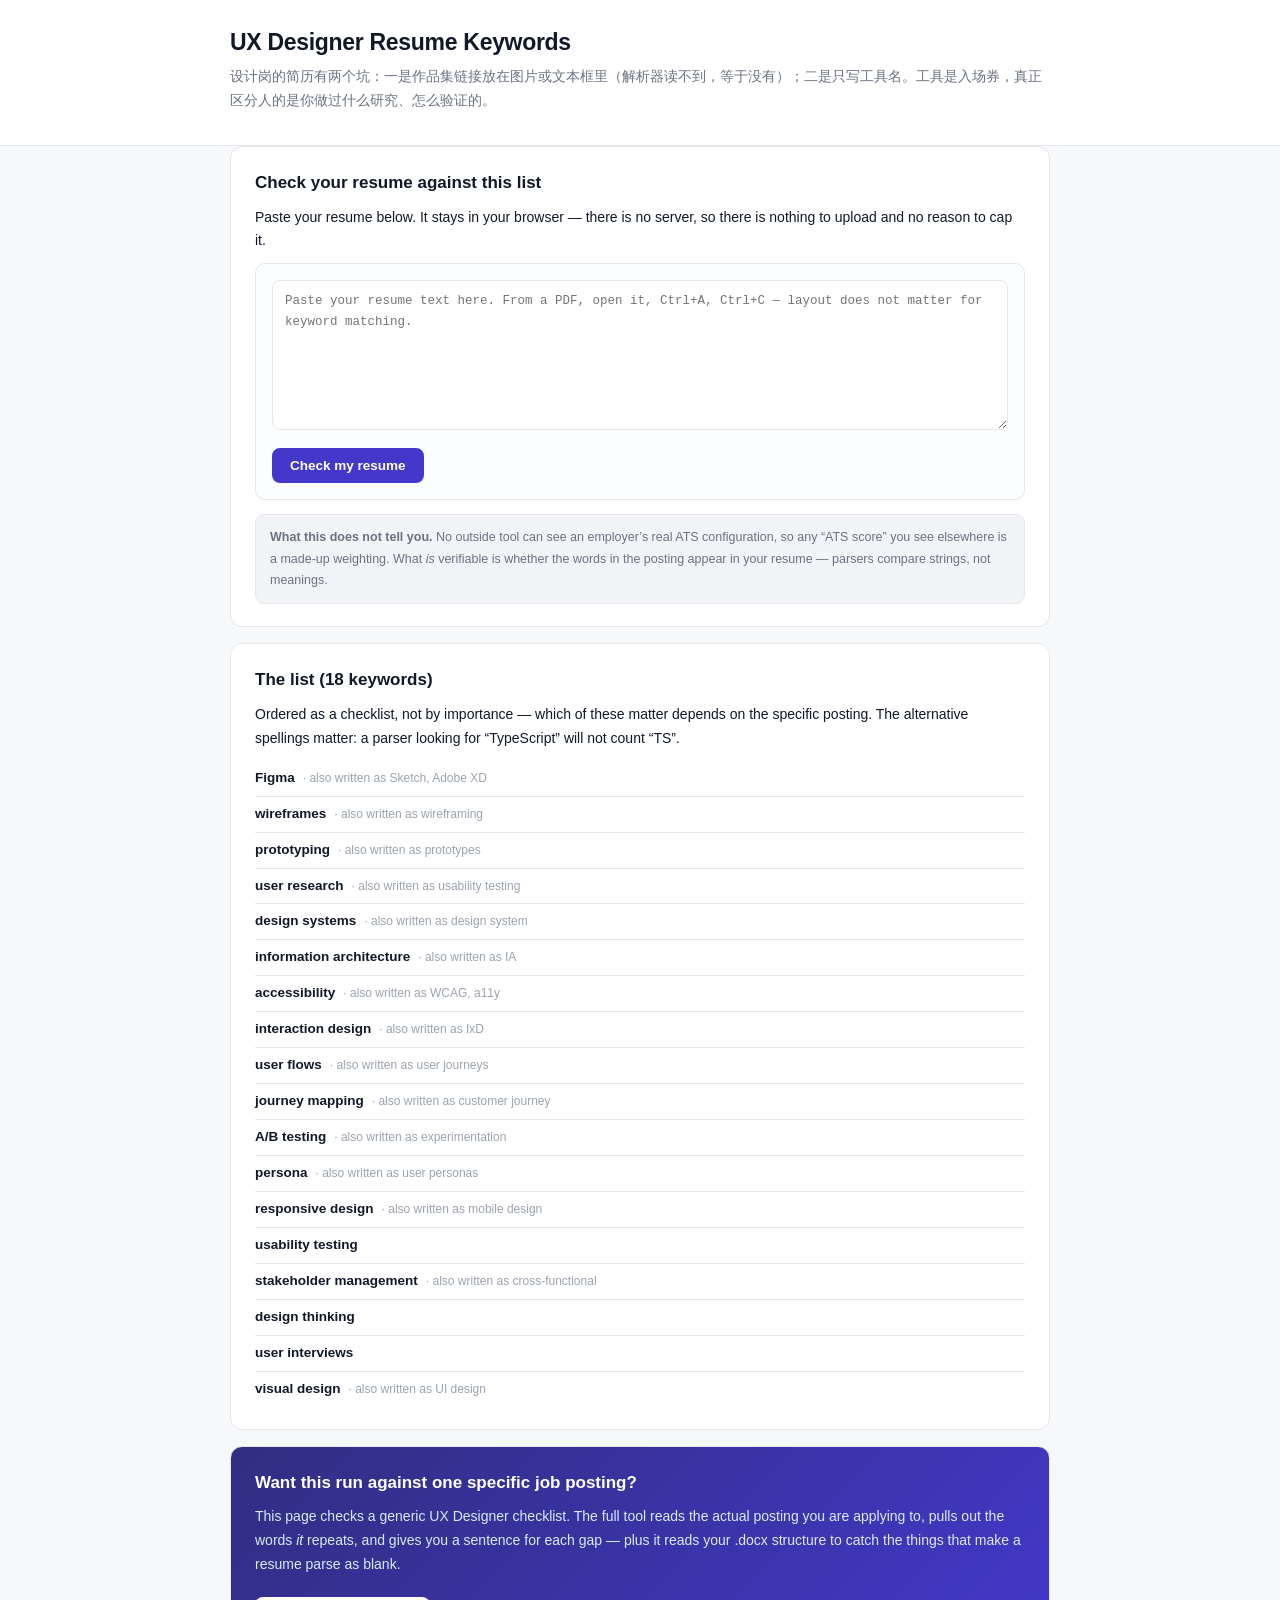
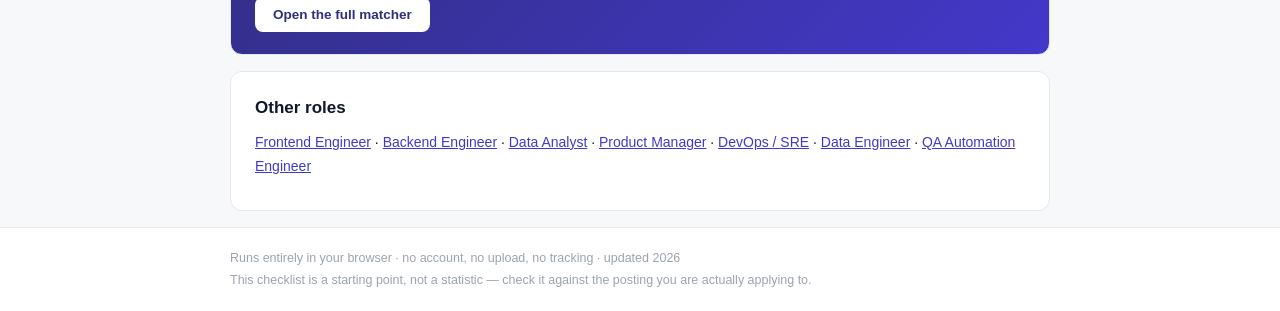
<file: seo/out/ux-designer.html>
<!DOCTYPE html>
<html lang="en">
<head>
<meta charset="UTF-8">
<meta name="viewport" content="width=device-width,initial-scale=1">
<title>UX Designer Resume Keywords &mdash; free checklist, runs in your browser</title>
<meta name="description" content="The UX Designer keywords that show up most often in job postings, with the alternative spellings parsers accept. Paste your resume and see what is missing. Runs locally, nothing uploaded.">
<link rel="canonical" href="https://tiamo-lucky.github.io/resume-match/seo/out/ux-designer.html">
<style>
*{box-sizing:border-box;margin:0;padding:0}
:root{--ink:#111827;--ink2:#374151;--ink3:#6b7280;--ink4:#9ca3af;--line:#e5e7eb;
--bg:#fff;--bg2:#f7f8fa;--bg3:#f2f4f7;--brand:#4338ca;--brandsoft:#eef2ff;
--ok:#047857;--okbg:#ecfdf5;--okline:#a7f3d0;--mid:#b45309;--midbg:#fffbeb;--midline:#fde68a;
--bad:#b91c1c;--badbg:#fef2f2;--badline:#fecaca}
body{font-family:-apple-system,BlinkMacSystemFont,"Segoe UI","PingFang SC","Microsoft YaHei",sans-serif;
color:var(--ink);background:var(--bg2);line-height:1.7;-webkit-font-smoothing:antialiased}
.wrap{max-width:860px;margin:0 auto;padding:0 20px}
header{background:#fff;border-bottom:1px solid var(--line);padding:26px 0 22px}
h1{font-size:23px;letter-spacing:-.3px;line-height:1.4}
.sub{color:var(--ink3);font-size:14px;margin-top:7px}
main{padding:24px 20px 50px}
section{background:#fff;border:1px solid var(--line);border-radius:12px;padding:22px 24px;margin-bottom:16px}
h2{font-size:17px;margin-bottom:8px}
p{font-size:14px;margin-bottom:10px}
.tool{border:1px solid var(--line);border-radius:10px;padding:16px;background:#fcfdff}
textarea{width:100%;height:150px;border:1px solid var(--line);border-radius:8px;padding:10px 12px;
font-family:ui-monospace,Menlo,Consolas,monospace;font-size:12.5px;line-height:1.65;resize:vertical}
textarea:focus{outline:none;border-color:#818cf8;box-shadow:0 0 0 3px rgba(99,102,241,.12)}
.btn{background:var(--brand);color:#fff;border:none;border-radius:8px;padding:10px 18px;
font-size:13.5px;font-weight:650;cursor:pointer;margin-top:10px}
.btn:hover{background:#3730a3}
.res{margin-top:14px}
.pill{display:inline-block;font-size:11px;font-weight:700;padding:2px 9px;border-radius:99px;margin-right:8px}
.p-ok{background:var(--okbg);color:var(--ok);border:1px solid var(--okline)}
.p-mid{background:var(--midbg);color:var(--mid);border:1px solid var(--midline)}
.p-bad{background:var(--badbg);color:var(--bad);border:1px solid var(--badline)}
.kwrow{display:flex;align-items:baseline;gap:8px;padding:6px 0;border-bottom:1px solid var(--line)}
.kwrow:last-child{border-bottom:none}
.kwt{font-weight:650;font-size:13.5px}
.kwa{font-size:12px;color:var(--ink4)}
.stat{display:flex;gap:10px;margin-top:12px;flex-wrap:wrap}
.stat div{background:var(--bg3);border:1px solid var(--line);border-radius:8px;padding:8px 14px;font-size:12.5px}
.stat b{font-size:16px;color:var(--brand)}
.cta{background:linear-gradient(135deg,#312e81,#4338ca);color:#fff;border-radius:12px;padding:22px 24px}
.cta h2{color:#fff}
.cta p{color:#dbeafe}
.cta .btn{background:#fff;color:#312e81}
.cta .btn:hover{background:#eef2ff}
.note{background:var(--bg3);border:1px solid var(--line);border-radius:9px;padding:12px 14px;
font-size:12.5px;color:var(--ink3);margin-top:14px}
footer{background:#fff;border-top:1px solid var(--line);padding:20px 0;color:var(--ink4);font-size:12.5px}
a{color:var(--brand)}
</style>
</head>
<body>

<header>
  <div class="wrap">
    <h1>UX Designer Resume Keywords</h1>
    <p class="sub">设计岗的简历有两个坑：一是作品集链接放在图片或文本框里（解析器读不到，等于没有）；二是只写工具名。工具是入场券，真正区分人的是你做过什么研究、怎么验证的。</p>
  </div>
</header>

<main class="wrap">

  <section>
    <h2>Check your resume against this list</h2>
    <p>Paste your resume below. It stays in your browser &mdash; there is no server, so there is nothing to upload and no reason to cap it.</p>
    <div class="tool">
      <textarea id="cv" placeholder="Paste your resume text here. From a PDF, open it, Ctrl+A, Ctrl+C &mdash; layout does not matter for keyword matching."></textarea>
      <button class="btn" id="go">Check my resume</button>
      <div id="res"></div>
    </div>
    <div class="note">
      <b>What this does not tell you.</b> No outside tool can see an employer&rsquo;s real ATS configuration, so any
      &ldquo;ATS score&rdquo; you see elsewhere is a made-up weighting. What <i>is</i> verifiable is whether the words in the
      posting appear in your resume &mdash; parsers compare strings, not meanings.
    </div>
  </section>

  <section>
    <h2>The list (18 keywords)</h2>
    <p>Ordered as a checklist, not by importance &mdash; which of these matter depends on the specific posting. The alternative
    spellings matter: a parser looking for &ldquo;TypeScript&rdquo; will not count &ldquo;TS&rdquo;.</p>
    <div>
      <div class="kwrow"><span class="kwt">Figma</span> <span class="kwa">&middot; also written as Sketch, Adobe XD</span></div><div class="kwrow"><span class="kwt">wireframes</span> <span class="kwa">&middot; also written as wireframing</span></div><div class="kwrow"><span class="kwt">prototyping</span> <span class="kwa">&middot; also written as prototypes</span></div><div class="kwrow"><span class="kwt">user research</span> <span class="kwa">&middot; also written as usability testing</span></div><div class="kwrow"><span class="kwt">design systems</span> <span class="kwa">&middot; also written as design system</span></div><div class="kwrow"><span class="kwt">information architecture</span> <span class="kwa">&middot; also written as IA</span></div><div class="kwrow"><span class="kwt">accessibility</span> <span class="kwa">&middot; also written as WCAG, a11y</span></div><div class="kwrow"><span class="kwt">interaction design</span> <span class="kwa">&middot; also written as IxD</span></div><div class="kwrow"><span class="kwt">user flows</span> <span class="kwa">&middot; also written as user journeys</span></div><div class="kwrow"><span class="kwt">journey mapping</span> <span class="kwa">&middot; also written as customer journey</span></div><div class="kwrow"><span class="kwt">A/B testing</span> <span class="kwa">&middot; also written as experimentation</span></div><div class="kwrow"><span class="kwt">persona</span> <span class="kwa">&middot; also written as user personas</span></div><div class="kwrow"><span class="kwt">responsive design</span> <span class="kwa">&middot; also written as mobile design</span></div><div class="kwrow"><span class="kwt">usability testing</span></div><div class="kwrow"><span class="kwt">stakeholder management</span> <span class="kwa">&middot; also written as cross-functional</span></div><div class="kwrow"><span class="kwt">design thinking</span></div><div class="kwrow"><span class="kwt">user interviews</span></div><div class="kwrow"><span class="kwt">visual design</span> <span class="kwa">&middot; also written as UI design</span></div>
    </div>
  </section>

  <section class="cta">
    <h2>Want this run against one specific job posting?</h2>
    <p>This page checks a generic UX Designer checklist. The full tool reads the actual posting you are
    applying to, pulls out the words <i>it</i> repeats, and gives you a sentence for each gap &mdash; plus it reads your
    .docx structure to catch the things that make a resume parse as blank.</p>
    <a href="https://tiamo-lucky.github.io/resume-match/"><button class="btn">Open the full matcher</button></a>
  </section>

  <section>
    <h2>Other roles</h2>
    <p><a href="frontend-engineer.html">Frontend Engineer</a> &middot; <a href="backend-engineer.html">Backend Engineer</a> &middot; <a href="data-analyst.html">Data Analyst</a> &middot; <a href="product-manager.html">Product Manager</a> &middot; <a href="devops-engineer.html">DevOps / SRE</a> &middot; <a href="data-engineer.html">Data Engineer</a> &middot; <a href="qa-automation-engineer.html">QA Automation Engineer</a></p>
  </section>

</main>

<footer>
  <div class="wrap">
    Runs entirely in your browser &middot; no account, no upload, no tracking &middot; updated 2026<br>
    This checklist is a starting point, not a statistic &mdash; check it against the posting you are actually applying to.
  </div>
</footer>

<script>
var KW = [{"k": "Figma", "a": ["Sketch", "Adobe XD"]}, {"k": "wireframes", "a": ["wireframing"]}, {"k": "prototyping", "a": ["prototypes"]}, {"k": "user research", "a": ["usability testing"]}, {"k": "design systems", "a": ["design system"]}, {"k": "information architecture", "a": ["IA"]}, {"k": "accessibility", "a": ["WCAG", "a11y"]}, {"k": "interaction design", "a": ["IxD"]}, {"k": "user flows", "a": ["user journeys"]}, {"k": "journey mapping", "a": ["customer journey"]}, {"k": "A/B testing", "a": ["experimentation"]}, {"k": "persona", "a": ["user personas"]}, {"k": "responsive design", "a": ["mobile design"]}, {"k": "usability testing", "a": []}, {"k": "stakeholder management", "a": ["cross-functional"]}, {"k": "design thinking", "a": []}, {"k": "user interviews", "a": []}, {"k": "visual design", "a": ["UI design"]}];

function esc(s){return String(s).replace(/[.*+?^${}()|[\]\\]/g,"\\$&");}

/* Word-boundary phrase test. Substring matching is the trap: "ts" lives inside
   "tests", "ai" inside "maintain". Those false hits are worse than a miss,
   because they tell someone their resume is fine when it is not. */
function has(hay, needle){
  if(!needle) return false;
  try{
    var body = esc(needle).replace(/\s+/g, "[^a-z0-9]{0,3}");
    return new RegExp("(^|[^a-z0-9])" + body + "(?:e?s)?(?![a-z0-9])", "i").test(hay);
  }catch(e){
    return hay.toLowerCase().indexOf(needle.toLowerCase()) > -1;
  }
}

function run(){
  var text = document.getElementById("cv").value;
  var box = document.getElementById("res");
  if(text.trim().length < 60){
    box.innerHTML = '<div class="note">Paste a bit more \u2014 at least a few lines of your resume.</div>';
    return;
  }
  var ok = [], mid = [], bad = [];
  KW.forEach(function(item){
    if(has(text, item.k)){ ok.push(item); return; }
    var viaAlias = null;
    for(var i = 0; i < (item.a || []).length; i++){
      if(has(text, item.a[i])){ viaAlias = item.a[i]; break; }
    }
    if(viaAlias) mid.push({ k: item.k, via: viaAlias });
    else bad.push(item);
  });

  var rows = "";
  function row(item, cls, pill, extra){
    var alias = (item.a && item.a.length) ? ' <span class="kwa">\u00b7 also written as ' + item.a.join(", ") + '</span>' : "";
    return '<div class="kwrow"><span class="pill ' + cls + '">' + pill + '</span>' +
           '<span class="kwt">' + item.k + '</span>' + alias + (extra || "") + '</div>';
  }
  bad.forEach(function(i){ rows += row(i, "p-bad", "missing"); });
  mid.forEach(function(i){
    rows += '<div class="kwrow"><span class="pill p-mid">partial</span><span class="kwt">' + i.k +
            '</span><span class="kwa">\u00b7 you wrote \u201c' + i.via +
            '\u201d \u2014 switch to the posting\u2019s wording, parsers compare strings not meanings</span></div>';
  });
  ok.forEach(function(i){ rows += row(i, "p-ok", "matched"); });

  var pct = KW.length ? Math.round(ok.length / KW.length * 100) : 0;
  box.innerHTML =
    '<div class="stat"><div><b>' + ok.length + '</b> matched</div>' +
    '<div><b>' + mid.length + '</b> under a different wording</div>' +
    '<div><b>' + bad.length + '</b> missing</div>' +
    '<div><b>' + pct + '%</b> of this checklist</div></div>' +
    '<div class="res">' + rows + '</div>';
}

document.getElementById("go").addEventListener("click", run);
</script>
</body>
</html>
</file>
<file: style.css>
*{box-sizing:border-box;margin:0;padding:0}
/* The page hides things with the HTML hidden attribute, but several of those
   elements also carry a class that sets display (`.modal`, `.reading`,
   `.fileok`). Author styles beat the browser's default [hidden] rule, so
   without this line all three stay visible and the modal overlay sits on top
   of the whole page. */
[hidden]{display:none!important}
:root{
  --ink:#111827; --ink2:#374151; --ink3:#6b7280; --ink4:#9ca3af;
  --line:#e5e7eb; --line2:#eef0f3; --bg:#ffffff; --bg2:#f7f8fa; --bg3:#f2f4f7;
  --brand:#4338ca; --brand2:#6366f1; --brandsoft:#eef2ff;
  --ok:#047857; --okbg:#ecfdf5; --okline:#a7f3d0;
  --mid:#b45309; --midbg:#fffbeb; --midline:#fde68a;
  --bad:#b91c1c; --badbg:#fef2f2; --badline:#fecaca;
  --r:12px;
}
body{
  font-family:-apple-system,BlinkMacSystemFont,"Segoe UI","Helvetica Neue","PingFang SC","Microsoft YaHei",sans-serif;
  color:var(--ink); background:var(--bg2); line-height:1.6; -webkit-font-smoothing:antialiased;
}
.wrap{max-width:1080px;margin:0 auto;padding:0 20px}

header.site{background:var(--bg);border-bottom:1px solid var(--line)}
header .wrap{display:flex;align-items:center;justify-content:space-between;gap:20px;padding-top:22px;padding-bottom:22px;flex-wrap:wrap}
.brand{display:flex;gap:14px;align-items:flex-start}
.logo{
  width:44px;height:44px;border-radius:11px;background:var(--brand);color:#fff;
  display:flex;align-items:center;justify-content:center;font-weight:700;font-size:17px;flex:none;letter-spacing:-.5px;
}
h1{font-size:19px;font-weight:650;letter-spacing:-.2px}
.sub{font-size:13.5px;color:var(--ink3);margin-top:2px}
.trust{display:flex;gap:7px;flex-wrap:wrap}
.badge{font-size:11.5px;font-weight:600;padding:5px 11px;border-radius:99px;border:1px solid}
.b1{background:var(--okbg);color:var(--ok);border-color:var(--okline)}
.b2{background:var(--brandsoft);color:var(--brand);border-color:#c7d2fe}
.b3{background:var(--midbg);color:var(--mid);border-color:var(--midline)}

.paidbar{position:sticky;top:0;z-index:80;display:flex;align-items:flex-start;gap:16px;
background:var(--okbg);color:var(--ok);border-bottom:1px solid var(--okline);
padding:12px 20px;font-size:13.5px;line-height:1.55;transition:opacity .4s ease}
.paidbar span{max-width:900px;margin:0 auto;display:block}
.paidbar b{font-weight:700}
.paidbar button{flex:0 0 auto;background:none;border:0;color:var(--ok);cursor:pointer;
font-size:20px;line-height:1;padding:0 4px;opacity:.65}
.paidbar button:hover{opacity:1}

.notice{background:var(--bg3);border-bottom:1px solid var(--line)}
.notice .wrap{font-size:12.8px;color:var(--ink3);padding-top:11px;padding-bottom:11px}
.notice b{color:var(--ink2)}

main{padding:26px 20px 40px}
.io{display:grid;grid-template-columns:1fr 1fr;gap:16px}
@media(max-width:860px){.io{grid-template-columns:1fr}}
.pane{background:var(--bg);border:1px solid var(--line);border-radius:var(--r);padding:16px}
.phead{display:flex;align-items:center;justify-content:space-between;margin-bottom:10px;min-height:26px}
.phead h2{font-size:14px;font-weight:650}
.hint{font-size:11.5px;color:var(--ink4)}
textarea{
  width:100%;height:190px;border:1px solid var(--line);border-radius:9px;padding:11px 12px;
  font-family:ui-monospace,SFMono-Regular,Menlo,Consolas,monospace;font-size:12.5px;line-height:1.65;
  resize:vertical;color:var(--ink);background:#fff;
}
textarea:focus{outline:none;border-color:var(--brand2);box-shadow:0 0 0 3px rgba(99,102,241,.12)}
.meta{font-size:11.5px;color:var(--ink4);margin-top:7px}

.drop{
  border:1.5px dashed #cbd5e1;border-radius:9px;padding:20px 14px;text-align:center;background:#fcfdff;
  transition:.15s;cursor:pointer;
}
.drop:hover,.drop.over{border-color:var(--brand2);background:var(--brandsoft)}
.dz-icon{font-size:22px;color:var(--ink4);line-height:1}
.dz-main{font-size:13.5px;margin-top:6px}
.dz-sub{font-size:11.5px;color:var(--ink3);margin-top:4px}
.dz-or{font-size:11px;color:var(--ink4);margin:10px 0 7px}
.dz-or2{font-size:11.5px;color:var(--ink3);margin:10px 0 7px;padding-left:2px}
.btn-ghost{
  display:inline-block;font-size:12.5px;font-weight:600;color:var(--brand);background:#fff;
  border:1px solid #c7d2fe;border-radius:7px;padding:6px 15px;cursor:pointer;
}
.btn-ghost:hover{background:var(--brandsoft)}
.fileok{
  display:flex;align-items:center;justify-content:space-between;gap:10px;
  background:var(--okbg);border:1px solid var(--okline);border-radius:8px;padding:8px 11px;margin-top:9px;font-size:12.5px;color:var(--ok);
}
.mini{font-size:11.5px;font-weight:600;color:var(--ink3);background:var(--bg3);border:1px solid var(--line);border-radius:6px;padding:4px 10px;cursor:pointer}
.mini:hover{color:var(--ink);background:#fff}

.runbar{margin:18px 0 0;text-align:center}
.run{
  background:var(--brand);color:#fff;border:none;border-radius:9px;padding:12px 34px;
  font-size:14.5px;font-weight:650;cursor:pointer;transition:.15s;
}
.run:hover:not(:disabled){background:#3730a3}
.run:disabled{background:#c7cbd4;cursor:not-allowed}
.runhint{font-size:12px;color:var(--ink4);margin-top:8px}
.error{background:var(--badbg);border:1px solid var(--badline);color:var(--bad);border-radius:9px;padding:11px 14px;font-size:13px;margin-top:16px}
.error b{display:block;margin-bottom:3px;font-size:13.5px}
.error br + *{display:inline}

/* ---- onboarding: demo strip, tips, format legend ---- */
.demobar{background:linear-gradient(135deg,#312e81,#4f46e5);border-bottom:1px solid #312e81}
.demobar .wrap{display:flex;align-items:center;gap:14px;padding-top:13px;padding-bottom:13px;flex-wrap:wrap}
.demoicon{
  width:30px;height:30px;border-radius:8px;background:rgba(255,255,255,.15);color:#fff;
  display:flex;align-items:center;justify-content:center;font-size:12px;flex:none;
}
.demotext{flex:1;min-width:220px;color:#e0e7ff;font-size:13px;line-height:1.5}
.demotext b{color:#fff;display:block;font-size:13.5px}
.demobtn{
  background:#fff;color:#312e81;border:none;border-radius:8px;padding:9px 16px;
  font-size:13px;font-weight:650;cursor:pointer;flex:none;transition:.15s;
}
.demobtn:hover{background:#eef2ff;transform:translateY(-1px)}

.pbtns{display:flex;gap:6px;flex-wrap:wrap;justify-content:flex-end}
.mini-alt{color:var(--brand);background:var(--brandsoft);border-color:#c7d2fe}
.mini-alt:hover{background:#e0e7ff;color:var(--brand)}
.meta-good{color:var(--ok);font-weight:600;margin-left:6px}

.tipbox{
  margin-top:9px;background:var(--bg3);border:1px solid var(--line);border-radius:8px;
  padding:9px 11px;font-size:11.8px;color:var(--ink3);line-height:1.55;
}
.tipbox b{color:var(--ink2)}

.reading{
  display:flex;align-items:center;gap:9px;border:1px dashed var(--brand2);background:var(--brandsoft);
  border-radius:9px;padding:15px 14px;font-size:12.5px;color:var(--brand);font-weight:600;
}
.spin{
  width:14px;height:14px;border:2px solid #c7d2fe;border-top-color:var(--brand);border-radius:50%;
  animation:sp .7s linear infinite;flex:none;
}
@keyframes sp{to{transform:rotate(360deg)}}

.filenote{
  margin-top:8px;border-radius:8px;padding:8px 11px;font-size:11.8px;line-height:1.55;
  background:var(--bg3);border:1px solid var(--line);color:var(--ink3);
}
.filenote b{color:var(--ink2)}
.filenote.fn-ok{background:var(--okbg);border-color:var(--okline);color:#065f46}
.filenote.fn-ok b{color:var(--ok)}

.warnbox{
  background:var(--midbg);border:1px solid var(--midline);color:#92400e;border-radius:9px;
  padding:11px 14px;font-size:12.8px;margin-top:16px;line-height:1.6;
}

.fmts{display:flex;gap:6px;flex-wrap:wrap;margin-top:9px}
.fmt{
  font-size:11px;font-weight:600;padding:3px 9px;border-radius:99px;border:1px solid;font-family:ui-monospace,Menlo,Consolas,monospace;
}
.fmt.ok{background:var(--okbg);color:var(--ok);border-color:var(--okline)}
.fmt.no{background:var(--bg3);color:var(--ink4);border-color:var(--line);text-decoration:line-through;text-decoration-thickness:1px}

.results{margin-top:24px}
.scorecard{background:var(--bg);border:1px solid var(--line);border-radius:var(--r);padding:22px;display:flex;gap:26px;align-items:center;flex-wrap:wrap}
.ring{position:relative;flex:none;width:120px;height:120px}
.ring svg{transform:rotate(-90deg)}
.rring-bg{fill:none;stroke:var(--line);stroke-width:11}
.rring-fg{fill:none;stroke:var(--brand);stroke-width:11;stroke-linecap:round;stroke-dasharray:326.7;stroke-dashoffset:326.7;transition:stroke-dashoffset .7s ease,stroke .4s}
.rnum{position:absolute;inset:0;display:flex;align-items:center;justify-content:center;font-size:29px;font-weight:700;letter-spacing:-1px}
.rnum i{font-size:14px;font-style:normal;font-weight:600;color:var(--ink4);margin-left:1px}
.stext{flex:1;min-width:270px}
.stext h3{font-size:15px;font-weight:650;margin-bottom:4px}
.stext>p{font-size:13px;color:var(--ink3);margin-bottom:13px}
.bars{display:flex;flex-direction:column;gap:7px}
.bar{display:flex;align-items:center;gap:10px;font-size:12.5px}
.bar span{width:56px;color:var(--ink3);flex:none}
.track{flex:1;height:7px;background:var(--bg3);border-radius:99px;overflow:hidden}
.fill{height:100%;border-radius:99px;width:0;transition:width .7s ease}
.f-ok{background:var(--ok)} .f-mid{background:#f59e0b} .f-bad{background:var(--bad)}
.bar b{width:30px;text-align:right;font-variant-numeric:tabular-nums}

.block{background:var(--bg);border:1px solid var(--line);border-radius:var(--r);padding:20px;margin-top:16px}
.bhead{margin-bottom:14px}
.bhead h3{font-size:15px;font-weight:650}
.bhead p{font-size:12.5px;color:var(--ink3);margin-top:3px}

.kwlist{display:flex;flex-direction:column;gap:8px}
.kw{border:1px solid var(--line);border-radius:9px;padding:11px 13px;background:#fff}
.kw.mid{background:var(--midbg);border-color:var(--midline)}
.kw.bad{background:var(--badbg);border-color:var(--badline)}
.kw.ok{background:var(--okbg);border-color:var(--okline)}
.kwtop{display:flex;align-items:center;gap:9px;flex-wrap:wrap}
.kwterm{font-weight:650;font-size:13.5px;font-family:ui-monospace,Menlo,Consolas,monospace}
.pill{font-size:10.5px;font-weight:700;padding:2.5px 8px;border-radius:99px;text-transform:uppercase;letter-spacing:.3px}
.p-ok{background:var(--ok);color:#fff} .p-mid{background:#f59e0b;color:#fff} .p-bad{background:var(--bad);color:#fff}
.kwfreq{font-size:11.5px;color:var(--ink3)}
.kwnote{font-size:12.5px;color:var(--ink2);margin-top:6px}
.kwlocked{font-size:12.5px;color:var(--ink4);margin-top:6px;font-style:italic}

.chklist{display:flex;flex-direction:column;gap:8px}
.chk{display:flex;gap:11px;border:1px solid var(--line);border-radius:9px;padding:11px 13px;background:#fff}
.chk.warn{background:var(--midbg);border-color:var(--midline)}
.chk.err{background:var(--badbg);border-color:var(--badline)}
.chk.pass{background:var(--okbg);border-color:var(--okline)}
.cic{flex:none;width:19px;height:19px;border-radius:50%;display:flex;align-items:center;justify-content:center;font-size:11px;font-weight:800;color:#fff;margin-top:2px}
.c-err{background:var(--bad)} .c-warn{background:#f59e0b} .c-pass{background:var(--ok)}
.cbody{flex:1}
.ctitle{font-size:13.5px;font-weight:650}
.cdesc{font-size:12.5px;color:var(--ink2);margin-top:3px}
.cfix{font-size:12.5px;color:var(--ink3);margin-top:6px;padding-left:10px;border-left:2px solid #d1d5db}
.cfix b{color:var(--ink2)}

.cta{margin-top:16px;background:linear-gradient(135deg,#312e81,#4338ca);border-radius:var(--r);padding:24px;color:#fff}
.ctain h3{font-size:17px;font-weight:650}
.ctain>p{font-size:13.5px;color:#c7d2fe;margin-top:5px}
.ctalist{margin:14px 0 0;padding-left:19px;font-size:13px;color:#e0e7ff}
.ctalist li{margin-bottom:5px}
.ctarow{display:flex;align-items:center;gap:14px;margin-top:18px;flex-wrap:wrap}
.pay{background:#fff;color:var(--brand);border:none;border-radius:9px;padding:12px 26px;font-size:14.5px;font-weight:700;cursor:pointer}
.pay:hover{background:#eef2ff}
.price-alt{font-size:12px;color:#a5b4fc}

.why{margin-top:26px}
.why h3{font-size:14px;font-weight:650;margin-bottom:12px;color:var(--ink2)}
.whygrid{display:grid;grid-template-columns:repeat(3,1fr);gap:14px}
@media(max-width:860px){.whygrid{grid-template-columns:1fr}}
.wcard{background:#fff;border:1px solid var(--line);border-radius:10px;padding:15px}
.wcard b{font-size:13px;display:block;margin-bottom:5px}
.wcard p{font-size:12.5px;color:var(--ink3)}

.rolelinks{margin-top:26px}
.rolelinks h3{font-size:14px;font-weight:650;margin-bottom:6px;color:var(--ink2)}
.rolelinks .sub{margin-bottom:10px}
.rolelinks a{text-decoration:none}
.rolelinks a:hover{text-decoration:underline}

footer.site{background:var(--bg);border-top:1px solid var(--line);margin-top:10px}
footer .wrap{font-size:12px;color:var(--ink4);padding-top:16px;padding-bottom:16px}
footer a{color:var(--brand2);text-decoration:none}
footer a:hover{text-decoration:underline}

.modal{position:fixed;inset:0;background:rgba(17,24,39,.55);display:flex;align-items:center;justify-content:center;padding:20px;z-index:50}
.mbox{background:#fff;border-radius:14px;max-width:520px;width:100%;padding:26px;position:relative;max-height:88vh;overflow:auto}
.x{position:absolute;top:12px;right:14px;background:none;border:none;font-size:24px;color:var(--ink4);cursor:pointer;line-height:1}
.x:hover{color:var(--ink)}
.mbox h3{font-size:17px;font-weight:650;margin-bottom:10px}
.mbox p{font-size:13.5px;color:var(--ink2);margin-bottom:10px}
.mbox ul{padding-left:19px;font-size:13.5px;color:var(--ink2)}
.mbox li{margin-bottom:6px}
.mbox code{background:var(--bg3);padding:1px 5px;border-radius:4px;font-size:12.5px}
.unlock{display:flex;gap:8px;margin-top:16px}
.unlock input{flex:1;border:1px solid var(--line);border-radius:8px;padding:10px 12px;font-size:13.5px;font-family:ui-monospace,Menlo,Consolas,monospace}
.unlock input:focus{outline:none;border-color:var(--brand2);box-shadow:0 0 0 3px rgba(99,102,241,.12)}
.unlock button{background:var(--brand);color:#fff;border:none;border-radius:8px;padding:10px 18px;font-size:13.5px;font-weight:650;cursor:pointer}
.unlockmsg{font-size:12.5px;margin-top:9px;min-height:18px}
.u-ok{color:var(--ok)} .u-bad{color:var(--bad)}

.paybtn{display:block;text-align:center;background:var(--brand);color:#fff;text-decoration:none;
  border-radius:10px;padding:14px 18px;font-size:15px;font-weight:700;margin-top:18px;
  transition:transform .12s ease, box-shadow .12s ease}
.paybtn:hover{transform:translateY(-1px);box-shadow:0 8px 20px rgba(79,70,229,.28)}
.paynote{font-size:12px;color:var(--ink4);margin-top:9px;line-height:1.55}
.paybtn:active{transform:translateY(0)}
.unconfigured{background:var(--midbg);border:1px dashed var(--midline);color:var(--mid);
  border-radius:9px;padding:12px 14px;font-size:12.5px;margin-top:18px;line-height:1.6}
.unconfigured code{font-family:ui-monospace,Menlo,Consolas,monospace;font-size:12px}
.unlocksplit{display:flex;align-items:center;gap:10px;margin:20px 0 0;font-size:11px;
  color:var(--ink4);text-transform:uppercase;letter-spacing:.06em;font-weight:600}
.unlocksplit::after{content:"";flex:1;height:1px;background:var(--line)}
</file>
